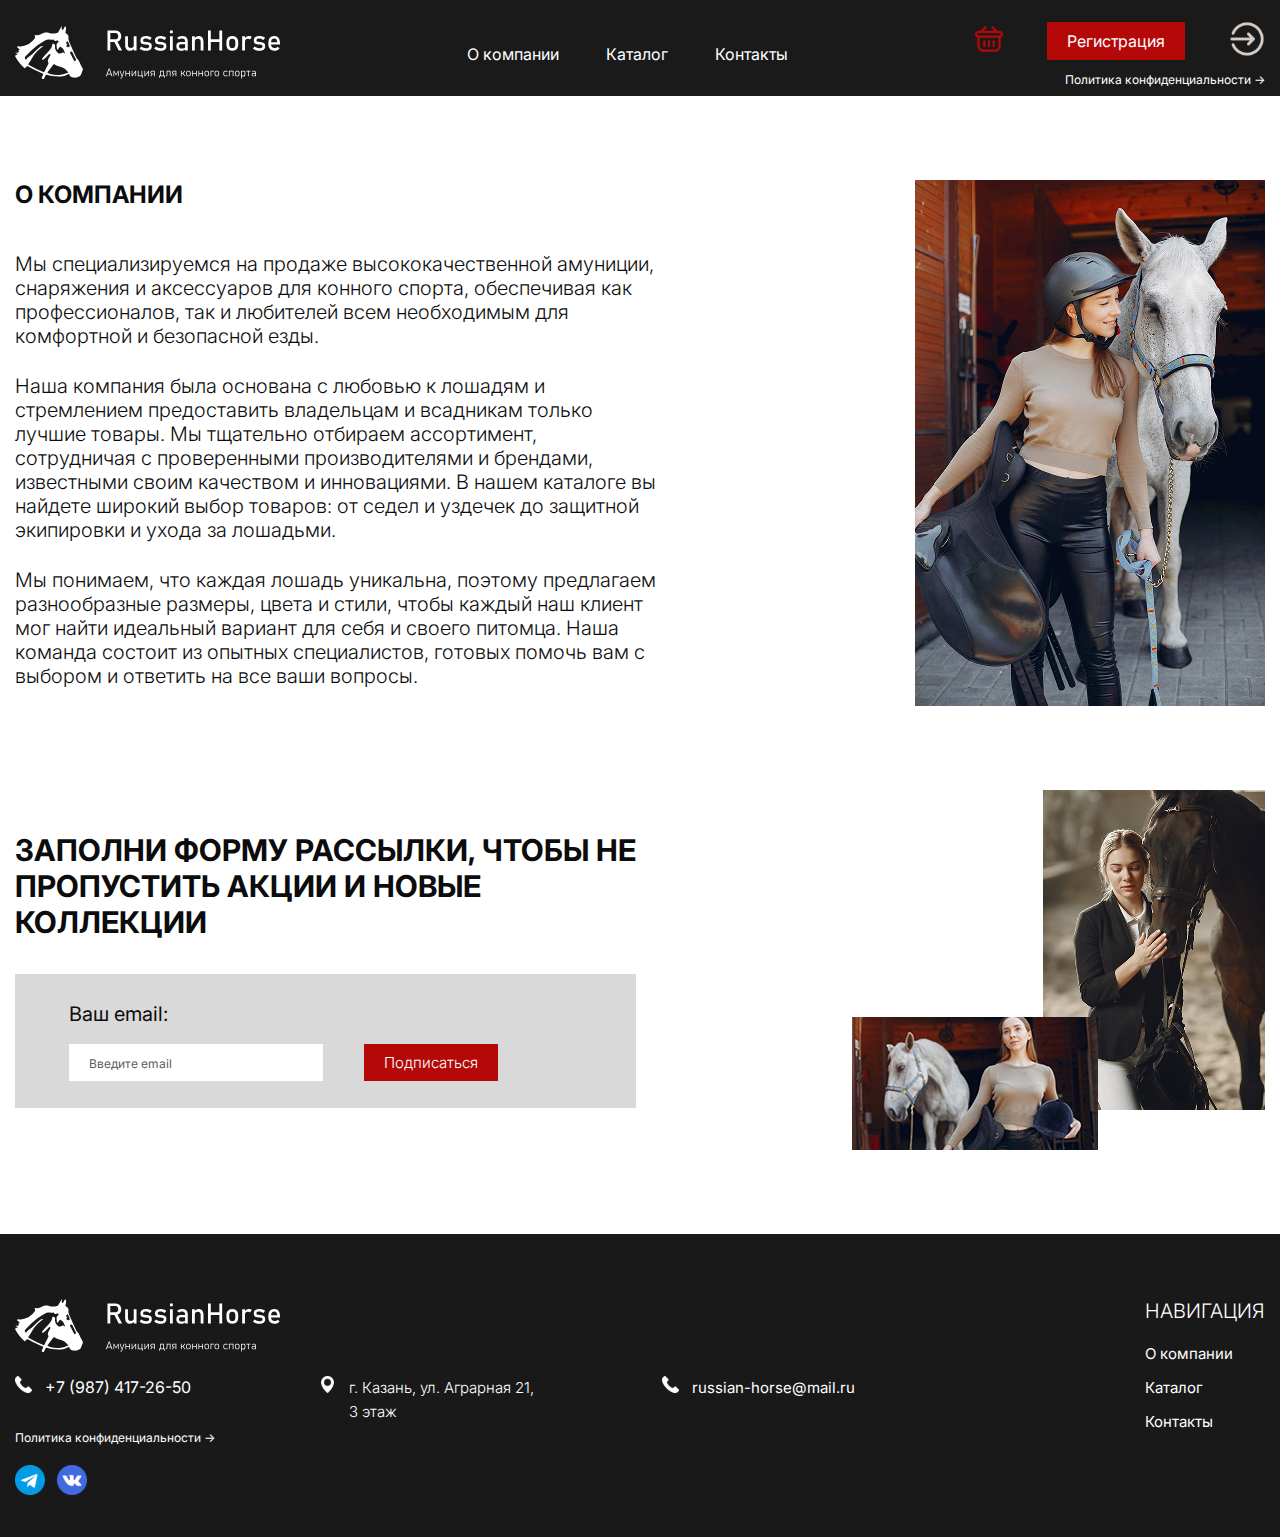
<file: pages/about.html>
<!DOCTYPE html>
<html lang="en">

<head>
    <meta charset="UTF-8">
    <meta name="viewport" content="width=device-width, initial-scale=1.0">
    <title>RussianHorse</title>
    <link rel="stylesheet" href="../assets/css/style.css">
    <link rel="shortcut icon" href="../assets/logo/logo-fav.svg" type="image/x-icon">
</head>

<body>
    <!-- header -->
    <header>
        <div class="container">
            <a href="../index.html" class="a-logo"> <img src="../assets/logo/logo.svg" alt="logo" class="logo"></a>
           
            <nav class="h-nav">
                <a href="#">О компании</a>
                <a href="catalog.html">Каталог</a>
                <a href="contact.html">Контакты</a>
            </nav>
            <div class="h-btns">
                <div class="reg-avt">
                    <a href="#" class="trash"><img src="../assets/images/header/checkout.svg" alt="корзина"></a>
                    <a href="registr.html" class="red-btn">Регистрация</a>
                    <a href="avto.html" class="avto"> <img src="../assets/images/header/icons8-вход-50.svg" alt="вход"></a>
                </div>
                <a href="conf.html" class="conf">Политика конфиденциальности → </a>
            </div>
        </div>
    </header>

    <!-- about-page -->
    <div class=" about-page container my84">
        <div class="about-txt">
            <h2>
                О КОМПАНИИ
            </h2>
            <div class="about-desc">
                <p>Мы специализируемся на продаже высококачественной амуниции, снаряжения и аксессуаров для конного
                    спорта, обеспечивая как профессионалов, так и любителей всем необходимым для комфортной и безопасной
                    езды.</p>
                <p class="about-p-center">Наша компания была основана с любовью к лошадям и стремлением предоставить владельцам и всадникам
                    только лучшие товары. Мы тщательно отбираем ассортимент, сотрудничая с проверенными производителями
                    и брендами, известными своим качеством и инновациями. В нашем каталоге вы найдете широкий выбор
                    товаров: от седел и уздечек до защитной экипировки и ухода за лошадьми.</p>
                <p>Мы понимаем, что каждая лошадь уникальна, поэтому предлагаем разнообразные размеры, цвета и стили,
                    чтобы каждый наш клиент мог найти идеальный вариант для себя и своего питомца. Наша команда состоит
                    из опытных специалистов, готовых помочь вам с выбором и ответить на все ваши вопросы.</p>
            </div>
        </div>
        <img src="../assets/images/about/conf.jpg" alt="about">
    </div>

    <!-- rass -->
    <div class="rass container my84">
        <div class="rass-txt">
            <p class="rass-name">ЗАПОЛНИ ФОРМУ РАССЫЛКИ, ЧТОБЫ НЕ <br>ПРОПУСТИТЬ АКЦИИ И НОВЫЕ <br>КОЛЛЕКЦИИ</p>
            <form>

                <label>Ваш email:</label>

                <div class="form-box">
                    <input type="text" name="emai" placeholder="Введите email">
                    <a href="#" class="red-btn btn-rass">Подписаться</a>
                </div>
            </form>
        </div>
        <img src="../assets/images/rass/ras.png" alt="ras">

    </div>

    <!-- footer -->
    <footer class="my84">
        <div class="container">
            <div class="footer-l">
                <a href="../index.html" class="a-logo"> <img src="../assets/logo/logo.svg" alt="logo" class="logo"></a>
                <div class="contacts">
                    <div class="contact">
                        <img src="../assets/images/footer/phone-call.svg" alt="contact">
                        <a href="tel:+79874172650">+7 (987) 417-26-50</a>
                    </div>

                    <div class="contact">
                        <img src="../assets/images/footer/location-pin.svg" alt="contact">
                        <p class="contact-p">г. Казань, ул. Аграрная 21,<br> 3 этаж</p>
                    </div>

                    <div class="contact">
                        <img src="../assets/images/footer/phone-call.svg" alt="contact">
                        <a href="mailto:russian-horse@mail.ru" class="contact-p">russian-horse@mail.ru</a>
                    </div>

                </div>
                <a href="conf.html" class="conf-f">Политика конфиденциальности → </a>
                <div class="socials">
                    <a href="#"><img src="../assets/images/footer/tg.svg" alt="socials"></a>
                    <a href="#"><img src="../assets/images/footer/vk.svg" alt="socials"></a>
                </div>
            </div>
            <div class="footer-nav">
                <p class="f-nav-name">
                    НАВИГАЦИЯ
                </p>
                <nav class="f-nav">
                    <a href="#">О компании</a>
                    <a href="catalog.html">Каталог</a>
                    <a href="contact.html">Контакты</a>
                </nav>
            </div>
        </div>
    </footer>
</body>

</html>
</file>
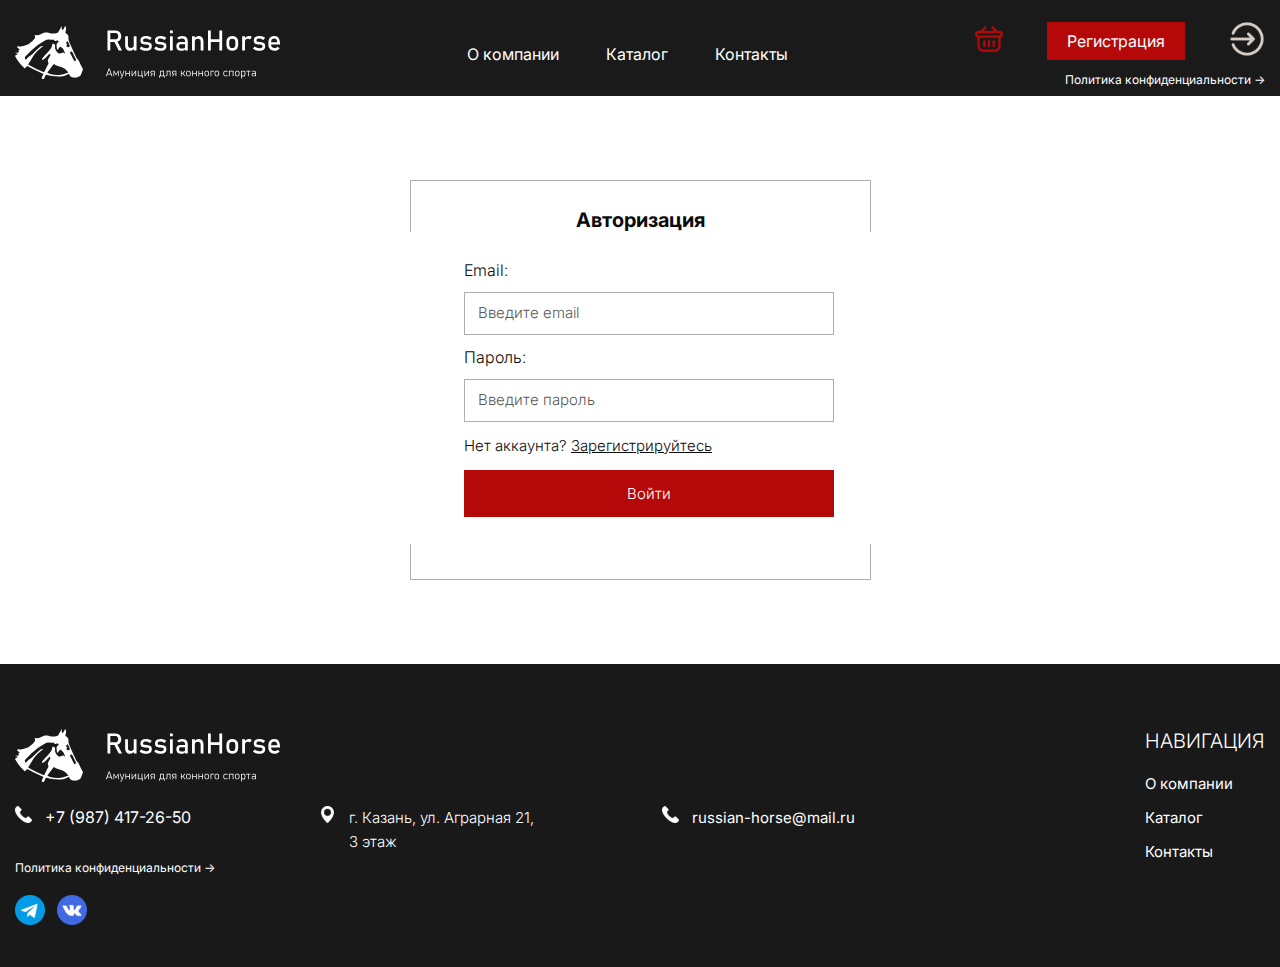
<file: pages/avto.html>
<!DOCTYPE html>
<html lang="en">

<head>
    <meta charset="UTF-8">
    <meta name="viewport" content="width=device-width, initial-scale=1.0">
    <title>RussianHorse</title>
    <link rel="stylesheet" href="../assets/css/style.css">
    <link rel="shortcut icon" href="../logo/logo-fav.svg" type="image/x-icon">
</head>

<body>
    <!-- header -->
    <header>
        <div class="container">
            <a href="../index.html" class="a-logo"> <img src="../assets/logo/logo.svg" alt="logo" class="logo"></a>

            <nav class="h-nav">
                <a href="about.html">О компании</a>
                <a href="catalog.html">Каталог</a>
                <a href="contact.html">Контакты</a>
            </nav>
            <div class="h-btns">
                <div class="reg-avt">
                    <a href="#" class="trash"><img src="../assets/images/header/checkout.svg" alt="корзина"></a>
                    <a href="registr.html" class="red-btn">Регистрация</a>
                    <a href="#" class="avto"> <img src="../assets/images/header/icons8-вход-50.svg" alt="вход"></a>
                </div>
                <a href="conf.html" class="conf">Политика конфиденциальности → </a>
            </div>
        </div>
    </header>

    <!-- avto-page -->
    <div class="registr-page container my84">
        <div class="registr avtor-page">
            <p class="reg-name">
                Авторизация
            </p>
            <form class="form-reg">

                <div class="input-box">
                    <label>Email:</label>
                    <input type="text" placeholder="Введите email">
                </div>

                <div class="input-box">
                    <label>Пароль:</label>
                    <input type="text" placeholder="Введите пароль">
                </div>

                <p class="avto">Нет аккаунта? <a href="registr.html">Зарегистрируйтесь</a></p>
                <a href="#" class="red-btn btn-reg">Войти</a>
            </form>
        </div>
    </div>

    <!-- footer -->
    <footer class="my84">
        <div class="container">
            <div class="footer-l">
                <a href="../index.html" class="a-logo"> <img src="../assets/logo/logo.svg" alt="logo" class="logo"></a>
                <div class="contacts">
                    <div class="contact">
                        <img src="../assets/images/footer/phone-call.svg" alt="contact">
                        <a href="tel:+79874172650">+7 (987) 417-26-50</a>
                    </div>

                    <div class="contact">
                        <img src="../assets/images/footer/location-pin.svg" alt="contact">
                        <p class="contact-p">г. Казань, ул. Аграрная 21,<br> 3 этаж</p>
                    </div>

                    <div class="contact">
                        <img src="../assets/images/footer/phone-call.svg" alt="contact">
                        <a href="mailto:russian-horse@mail.ru" class="contact-p">russian-horse@mail.ru</a>
                    </div>

                </div>
                <a href="conf.html" class="conf-f">Политика конфиденциальности → </a>
                <div class="socials">
                    <a href="#"><img src="../assets/images/footer/tg.svg" alt="socials"></a>
                    <a href="#"><img src="../assets/images/footer/vk.svg" alt="socials"></a>
                </div>
            </div>
            <div class="footer-nav">
                <p class="f-nav-name">
                    НАВИГАЦИЯ
                </p>
                <nav class="f-nav">
                    <a href="about.html">О компании</a>
                    <a href="catalog.html">Каталог</a>
                    <a href="contact.html">Контакты</a>
                </nav>
            </div>
        </div>
    </footer>
</body>

</html>
</file>
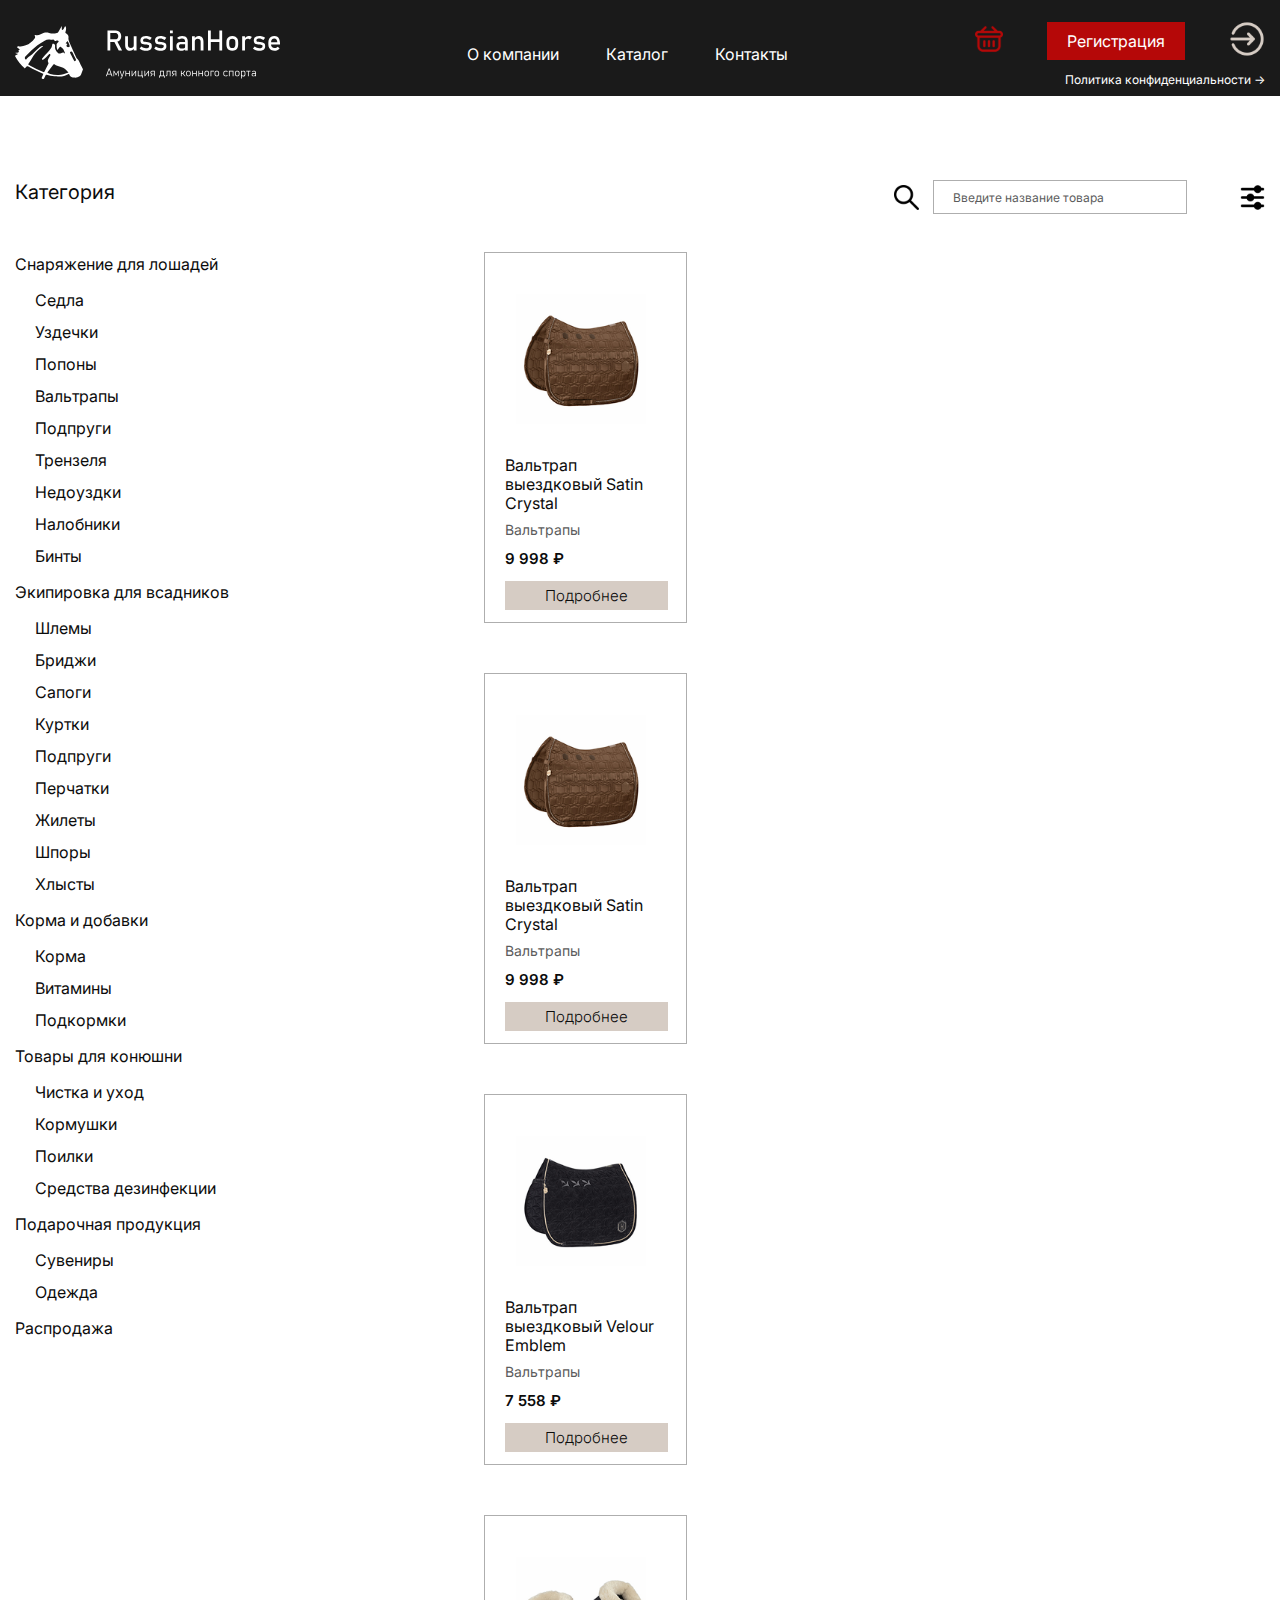
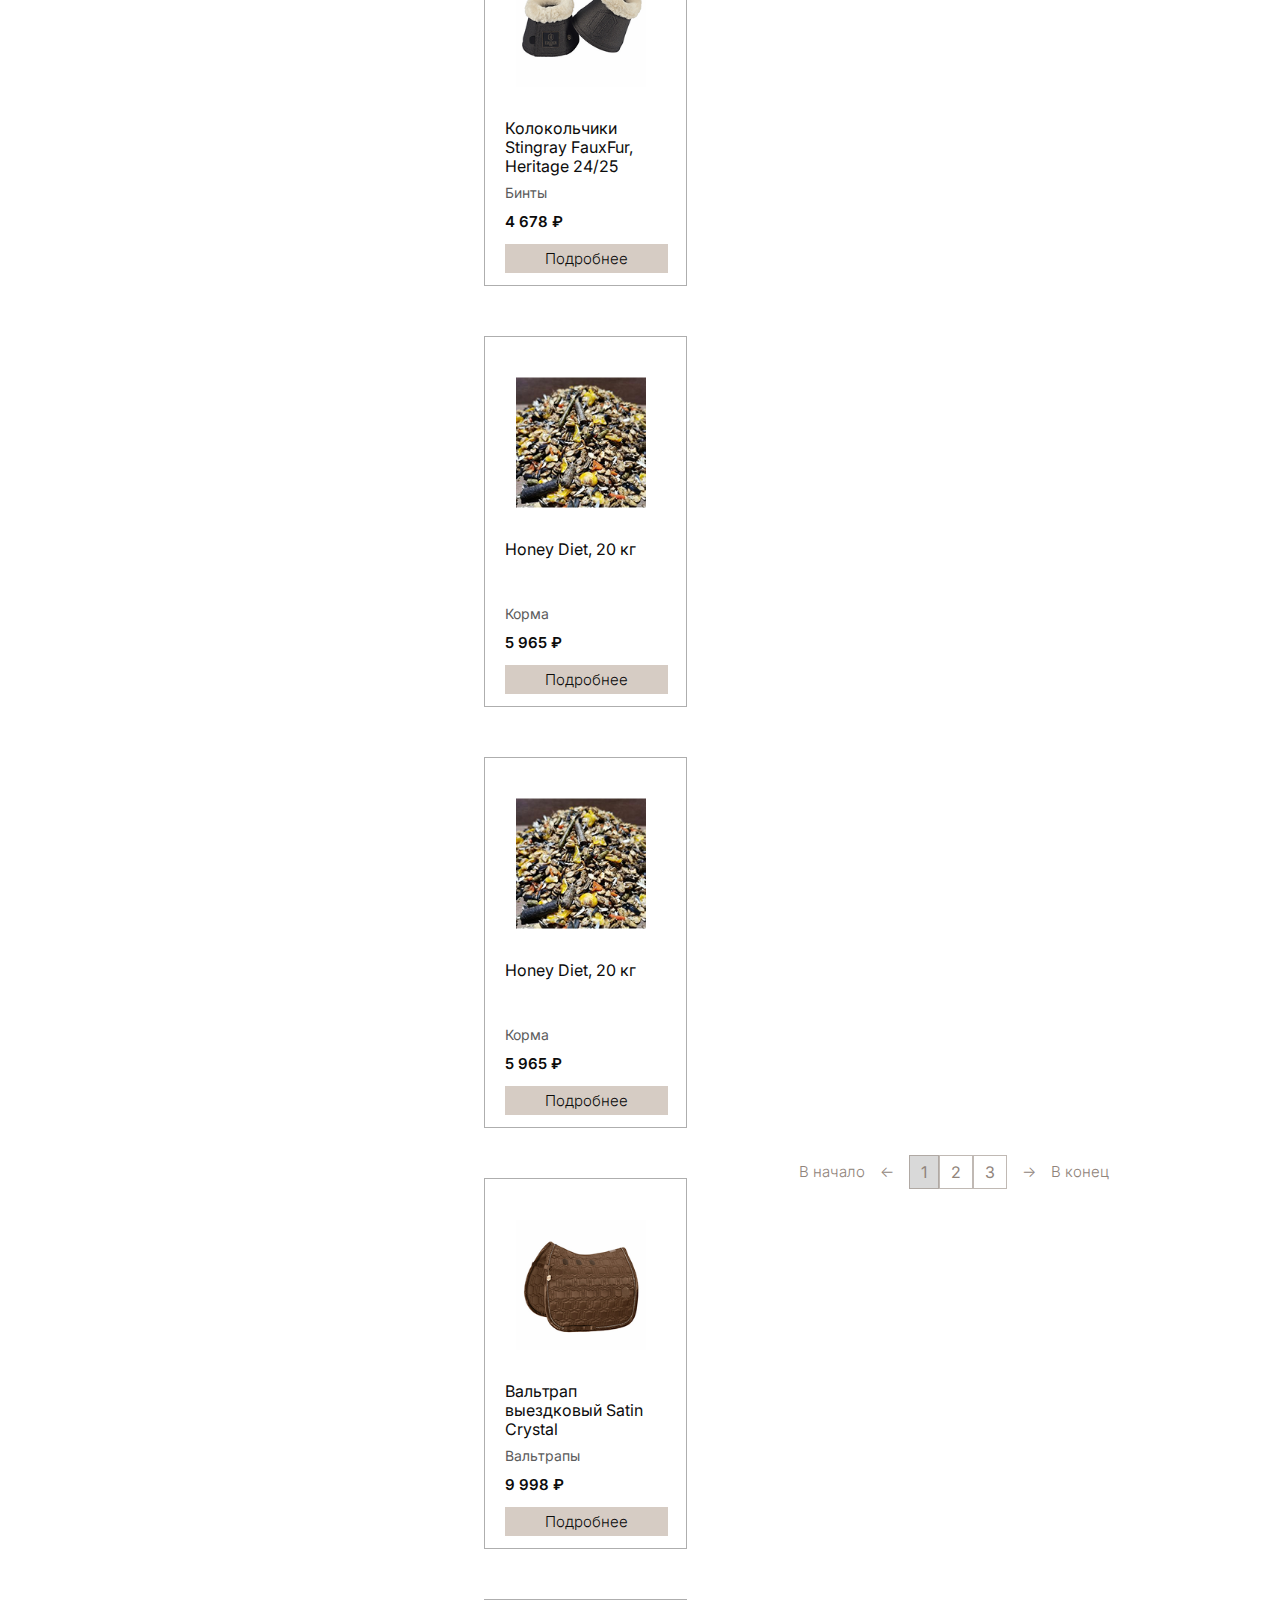
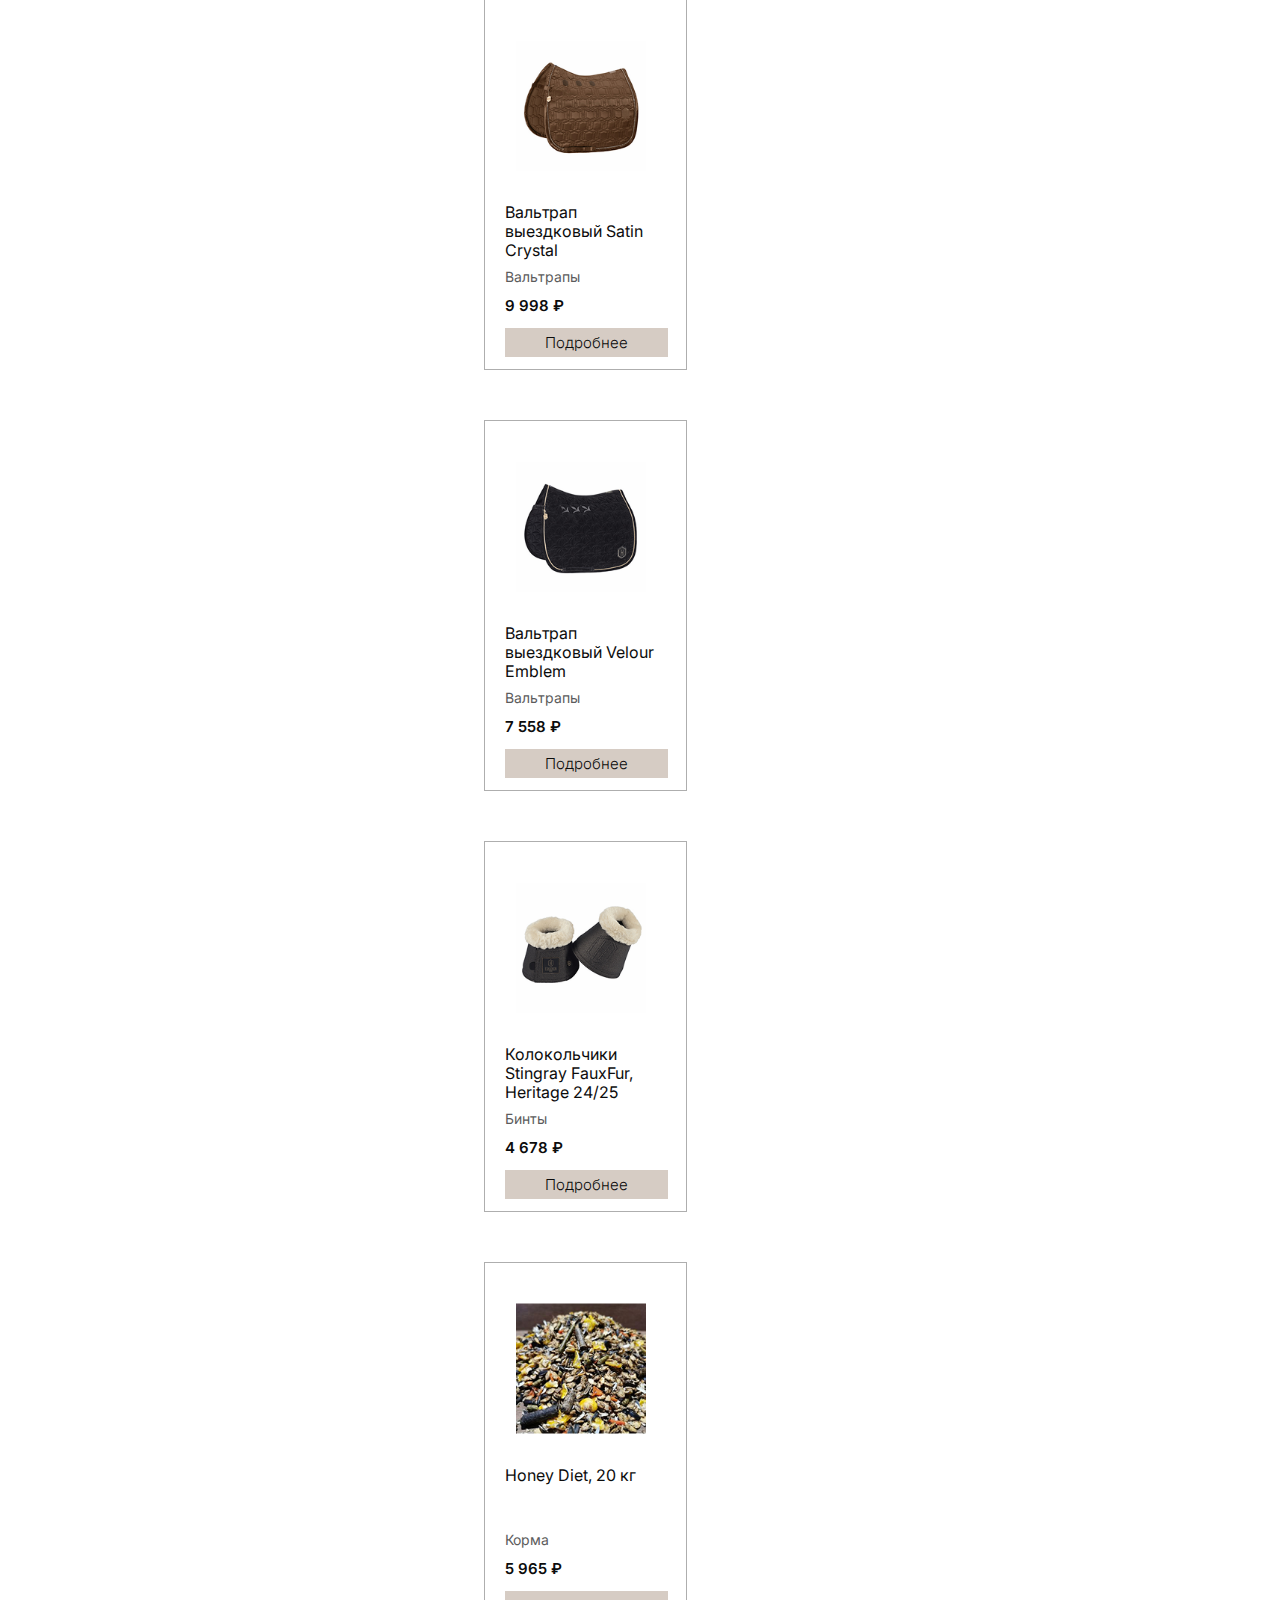
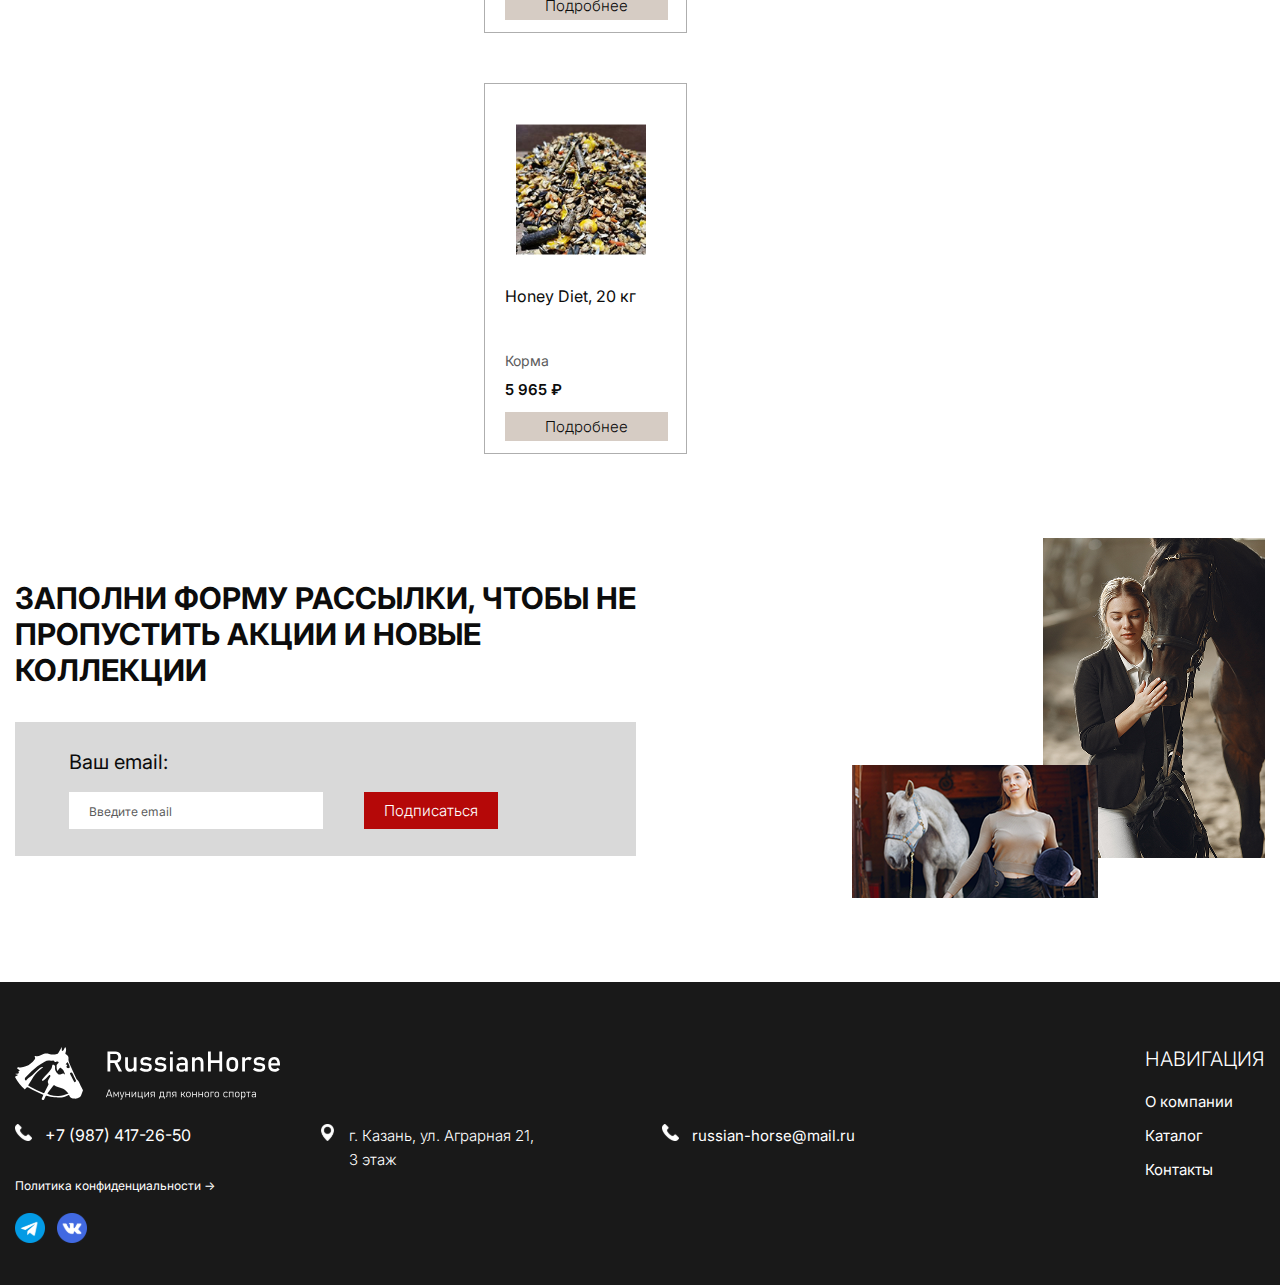
<file: pages/catalog.html>
<!DOCTYPE html>
<html lang="en">

<head>
    <meta charset="UTF-8">
    <meta name="viewport" content="width=device-width, initial-scale=1.0">
    <title>RussianHorse</title>
    <link rel="stylesheet" href="../assets/css/style.css">
    <link rel="shortcut icon" href="../assets/logo/logo-fav.svg" type="image/x-icon">
</head>

<body>
    <!-- header -->
    <header>
        <div class="container">
            <a href="../index.html" class="a-logo"> <img src="../assets/logo/logo.svg" alt="logo" class="logo"></a>

            <nav class="h-nav">
                <a href="about.html">О компании</a>
                <a href="#">Каталог</a>
                <a href="contact.html">Контакты</a>
            </nav>
            <div class="h-btns">
                <div class="reg-avt">
                    <a href="#" class="trash"><img src="../assets/images/header/checkout.svg" alt="корзина"></a>
                    <a href="registr.html" class="red-btn">Регистрация</a>
                    <a href="avto.html" class="avto"> <img src="../assets/images/header/icons8-вход-50.svg"
                            alt="вход"></a>
                </div>
                <a href="conf.html" class="conf">Политика конфиденциальности → </a>
            </div>
        </div>
    </header>

    <!-- catalog-page -->
    <div class="catalog-page container my84">
        <div class="catalog-p-zag">
            <p class="catalog-p-kateg">Категория</p>
            <div class="search-filter-box">
                <div class="search-box">
                    <img src="../assets/images/catalog/search.svg" alt="search">
                    <input type="text" placeholder="Введите название товара">
                </div>
                <img src="../assets/images/catalog/filter.svg" alt="filter" class="filter-img">
            </div>

        </div>
        <div class="catalog-box">
            <div class="cat-box-kategies">
                <div class="catalog-b-kateg">
                    <p class="cat-b-kateg-name">
                        Снаряжение для лошадей
                    </p>
                    <p class="cat-b-kateg-subname">
                        Седла
                    </p>
                    <p class="cat-b-kateg-subname">
                        Уздечки
                    </p>
                    <p class="cat-b-kateg-subname">
                        Попоны
                    </p>
                    <p class="cat-b-kateg-subname">
                        Вальтрапы
                    </p>
                    <p class="cat-b-kateg-subname">
                        Подпруги
                    </p>
                    <p class="cat-b-kateg-subname">
                        Трензеля
                    </p>
                    <p class="cat-b-kateg-subname">
                        Недоуздки
                    </p>
                    <p class="cat-b-kateg-subname">
                        Налобники
                    </p>
                    <p class="cat-b-kateg-subname">
                        Бинты
                    </p>
                </div>

                <div class="catalog-b-kateg">
                    <p class="cat-b-kateg-name">
                        Экипировка для всадников
                    </p>
                    <p class="cat-b-kateg-subname">
                        Шлемы
                    </p>
                    <p class="cat-b-kateg-subname">
                        Бриджи
                    </p>
                    <p class="cat-b-kateg-subname">
                        Сапоги
                    </p>
                    <p class="cat-b-kateg-subname">
                        Куртки
                    </p>
                    <p class="cat-b-kateg-subname">
                        Подпруги
                    </p>
                    <p class="cat-b-kateg-subname">
                        Перчатки
                    </p>
                    <p class="cat-b-kateg-subname">
                        Жилеты
                    </p>
                    <p class="cat-b-kateg-subname">
                        Шпоры
                    </p>
                    <p class="cat-b-kateg-subname">
                        Хлысты
                    </p>
                </div>

                <div class="catalog-b-kateg">
                    <p class="cat-b-kateg-name">
                        Корма и добавки
                    </p>
                    <p class="cat-b-kateg-subname">
                        Корма
                    </p>
                    <p class="cat-b-kateg-subname">
                        Витамины
                    </p>
                    <p class="cat-b-kateg-subname">
                        Подкормки
                    </p>
                </div>

                <div class="catalog-b-kateg">
                    <p class="cat-b-kateg-name">
                        Товары для конюшни
                    </p>
                    <p class="cat-b-kateg-subname">
                        Чистка и уход
                    </p>
                    <p class="cat-b-kateg-subname">
                        Кормушки
                    </p>
                    <p class="cat-b-kateg-subname">
                        Поилки
                    </p>
                    <p class="cat-b-kateg-subname">
                        Средства дезинфекции
                    </p>
                </div>

                <div class="catalog-b-kateg">
                    <p class="cat-b-kateg-name">
                        Подарочная продукция
                    </p>
                    <p class="cat-b-kateg-subname">
                        Сувениры
                    </p>
                    <p class="cat-b-kateg-subname">
                        Одежда
                    </p>
                </div>


                <div class="catalog-b-kateg">
                    <p class="cat-b-kateg-name">
                        Распродажа
                    </p>
                </div>
            </div>

            <div class="cat-box-cards-page">
                <div class="cat-cards">
                    <div class="cat-card rec-card">
                        <div class="img-box"> <img src="../assets/images/catalog/val1.png" alt="1"
                                class="img-cat-home img-cat-rec"></div>

                        <p class="cat-name-home cat-name-rec">
                            Вальтрап выездковый Satin Crystal
                        </p>
                        <p class="cat-kateg-home cat-kateg-home-reg">Вальтрапы</p>
                        <p class="cat-price-home cat-price-home-reg">9 998 ₽</p>
                        <a href="#" class="btn-white btn-cat-home btn-cat-reg">Подробнее</a>
                    </div>

                    <div class="cat-card rec-card">
                        <div class="img-box"> <img src="../assets/images/catalog/val1.png" alt="1"
                                class="img-cat-home img-cat-rec"></div>

                        <p class="cat-name-home cat-name-rec">
                            Вальтрап выездковый Satin Crystal
                        </p>
                        <p class="cat-kateg-home cat-kateg-home-reg">Вальтрапы</p>
                        <p class="cat-price-home cat-price-home-reg">9 998 ₽</p>
                        <a href="#" class="btn-white btn-cat-home btn-cat-reg">Подробнее</a>
                    </div>

                    <div class="cat-card rec-card">
                        <div class="img-box"> <img src="../assets/images/catalog/val2.png" alt="1"
                                class="img-cat-home img-cat-rec"></div>
                        <p class="cat-name-home cat-name-rec">
                            Вальтрап выездковый Velour Emblem
                        </p>
                        <p class="cat-kateg-home cat-kateg-home-reg">Вальтрапы</p>
                        <p class="cat-price-home cat-price-home-reg">7 558 ₽</p>
                        <a href="#" class="btn-white btn-cat-home btn-cat-reg">Подробнее</a>
                    </div>

                    <div class="cat-card rec-card">
                        <div class="img-box"> <img src="../assets/images/catalog/kol.png" alt="1"
                                class="img-cat-home img-cat-rec"></div>
                        <p class="cat-name-home cat-name-rec">
                            Колокольчики Stingray FauxFur, Heritage 24/25
                        </p>
                        <p class="cat-kateg-home cat-kateg-home-reg">Бинты</p>
                        <p class="cat-price-home cat-price-home-reg">4 678 ₽</p>
                        <a href="#" class="btn-white btn-cat-home btn-cat-reg">Подробнее</a>
                    </div>

                    <div class="cat-card rec-card">
                        <div class="img-box"> <img src="../assets/images/catalog/korm.png" alt="1"
                                class="img-cat-home img-cat-rec"></div>
                        <p class="cat-name-home cat-name-rec">
                            Honey Diet, 20 кг
                        </p>
                        <p class="cat-kateg-home cat-kateg-home-reg">Корма</p>
                        <p class="cat-price-home cat-price-home-reg">5 965 ₽</p>
                        <a href="#" class="btn-white btn-cat-home btn-cat-reg">Подробнее</a>
                    </div>

                    <div class="cat-card rec-card">
                        <div class="img-box"> <img src="../assets/images/catalog/korm.png" alt="1"
                                class="img-cat-home img-cat-rec"></div>
                        <p class="cat-name-home cat-name-rec">
                            Honey Diet, 20 кг
                        </p>
                        <p class="cat-kateg-home cat-kateg-home-reg">Корма</p>
                        <p class="cat-price-home cat-price-home-reg">5 965 ₽</p>
                        <a href="#" class="btn-white btn-cat-home btn-cat-reg">Подробнее</a>
                    </div>

                    <div class="cat-card rec-card">
                        <div class="img-box"> <img src="../assets/images/catalog/val1.png" alt="1"
                                class="img-cat-home img-cat-rec"></div>

                        <p class="cat-name-home cat-name-rec">
                            Вальтрап выездковый Satin Crystal
                        </p>
                        <p class="cat-kateg-home cat-kateg-home-reg">Вальтрапы</p>
                        <p class="cat-price-home cat-price-home-reg">9 998 ₽</p>
                        <a href="#" class="btn-white btn-cat-home btn-cat-reg">Подробнее</a>
                    </div>

                    <div class="cat-card rec-card">
                        <div class="img-box"> <img src="../assets/images/catalog/val1.png" alt="1"
                                class="img-cat-home img-cat-rec"></div>

                        <p class="cat-name-home cat-name-rec">
                            Вальтрап выездковый Satin Crystal
                        </p>
                        <p class="cat-kateg-home cat-kateg-home-reg">Вальтрапы</p>
                        <p class="cat-price-home cat-price-home-reg">9 998 ₽</p>
                        <a href="#" class="btn-white btn-cat-home btn-cat-reg">Подробнее</a>
                    </div>

                    <div class="cat-card rec-card">
                        <div class="img-box"> <img src="../assets/images/catalog/val2.png" alt="1"
                                class="img-cat-home img-cat-rec"></div>
                        <p class="cat-name-home cat-name-rec">
                            Вальтрап выездковый Velour Emblem
                        </p>
                        <p class="cat-kateg-home cat-kateg-home-reg">Вальтрапы</p>
                        <p class="cat-price-home cat-price-home-reg">7 558 ₽</p>
                        <a href="#" class="btn-white btn-cat-home btn-cat-reg">Подробнее</a>
                    </div>

                    <div class="cat-card rec-card">
                        <div class="img-box"> <img src="../assets/images/catalog/kol.png" alt="1"
                                class="img-cat-home img-cat-rec"></div>
                        <p class="cat-name-home cat-name-rec">
                            Колокольчики Stingray FauxFur, Heritage 24/25
                        </p>
                        <p class="cat-kateg-home cat-kateg-home-reg">Бинты</p>
                        <p class="cat-price-home cat-price-home-reg">4 678 ₽</p>
                        <a href="#" class="btn-white btn-cat-home btn-cat-reg">Подробнее</a>
                    </div>

                    <div class="cat-card rec-card">
                        <div class="img-box"> <img src="../assets/images/catalog/korm.png" alt="1"
                                class="img-cat-home img-cat-rec"></div>
                        <p class="cat-name-home cat-name-rec">
                            Honey Diet, 20 кг
                        </p>
                        <p class="cat-kateg-home cat-kateg-home-reg">Корма</p>
                        <p class="cat-price-home cat-price-home-reg">5 965 ₽</p>
                        <a href="#" class="btn-white btn-cat-home btn-cat-reg">Подробнее</a>
                    </div>

                    <div class="cat-card rec-card">
                        <div class="img-box"> <img src="../assets/images/catalog/korm.png" alt="1"
                                class="img-cat-home img-cat-rec"></div>
                        <p class="cat-name-home cat-name-rec">
                            Honey Diet, 20 кг
                        </p>
                        <p class="cat-kateg-home cat-kateg-home-reg">Корма</p>
                        <p class="cat-price-home cat-price-home-reg">5 965 ₽</p>
                        <a href="#" class="btn-white btn-cat-home btn-cat-reg">Подробнее</a>
                    </div>

                </div>


                <div class="pagin-box pagin-box-cat">
                    <p class="start-end">В начало</p>
                    <p class="strel">←</p>
                    <div class="num-box">
                        <div class="num num-active">1</div>
                        <div class="num">2</div>
                        <div class="num">3</div>
                    </div>
                    <p class="strel">→</p>
                    <p class="start-end">В конец</p>
                </div>
            </div>
        </div>
    </div>

    <!-- rass -->
    <div class="rass container my84">
        <div class="rass-txt">
            <p class="rass-name">ЗАПОЛНИ ФОРМУ РАССЫЛКИ, ЧТОБЫ НЕ <br>ПРОПУСТИТЬ АКЦИИ И НОВЫЕ <br>КОЛЛЕКЦИИ</p>
            <form>

                <label>Ваш email:</label>

                <div class="form-box">
                    <input type="text" name="emai" placeholder="Введите email">
                    <a href="#" class="red-btn btn-rass">Подписаться</a>
                </div>
            </form>
        </div>
        <img src="../assets/images/rass/ras.png" alt="ras">

    </div>

    <!-- footer -->
    <footer class="my84">
        <div class="container">
            <div class="footer-l">
                <a href="../index.html" class="a-logo"> <img src="../assets/logo/logo.svg" alt="logo" class="logo"></a>
                <div class="contacts">
                    <div class="contact">
                        <img src="../assets/images/footer/phone-call.svg" alt="contact">
                        <a href="tel:+79874172650">+7 (987) 417-26-50</a>
                    </div>

                    <div class="contact">
                        <img src="../assets/images/footer/location-pin.svg" alt="contact">
                        <p class="contact-p">г. Казань, ул. Аграрная 21,<br> 3 этаж</p>
                    </div>

                    <div class="contact">
                        <img src="../assets/images/footer/phone-call.svg" alt="contact">
                        <a href="mailto:russian-horse@mail.ru" class="contact-p">russian-horse@mail.ru</a>
                    </div>

                </div>
                <a href="conf.html" class="conf-f">Политика конфиденциальности → </a>
                <div class="socials">
                    <a href="#"><img src="../assets/images/footer/tg.svg" alt="socials"></a>
                    <a href="#"><img src="../assets/images/footer/vk.svg" alt="socials"></a>
                </div>
            </div>
            <div class="footer-nav">
                <p class="f-nav-name">
                    НАВИГАЦИЯ
                </p>
                <nav class="f-nav">
                    <a href="about.html">О компании</a>
                    <a href="#">Каталог</a>
                    <a href="contact.html">Контакты</a>
                </nav>
            </div>
        </div>
    </footer>
</body>

</html>
</file>
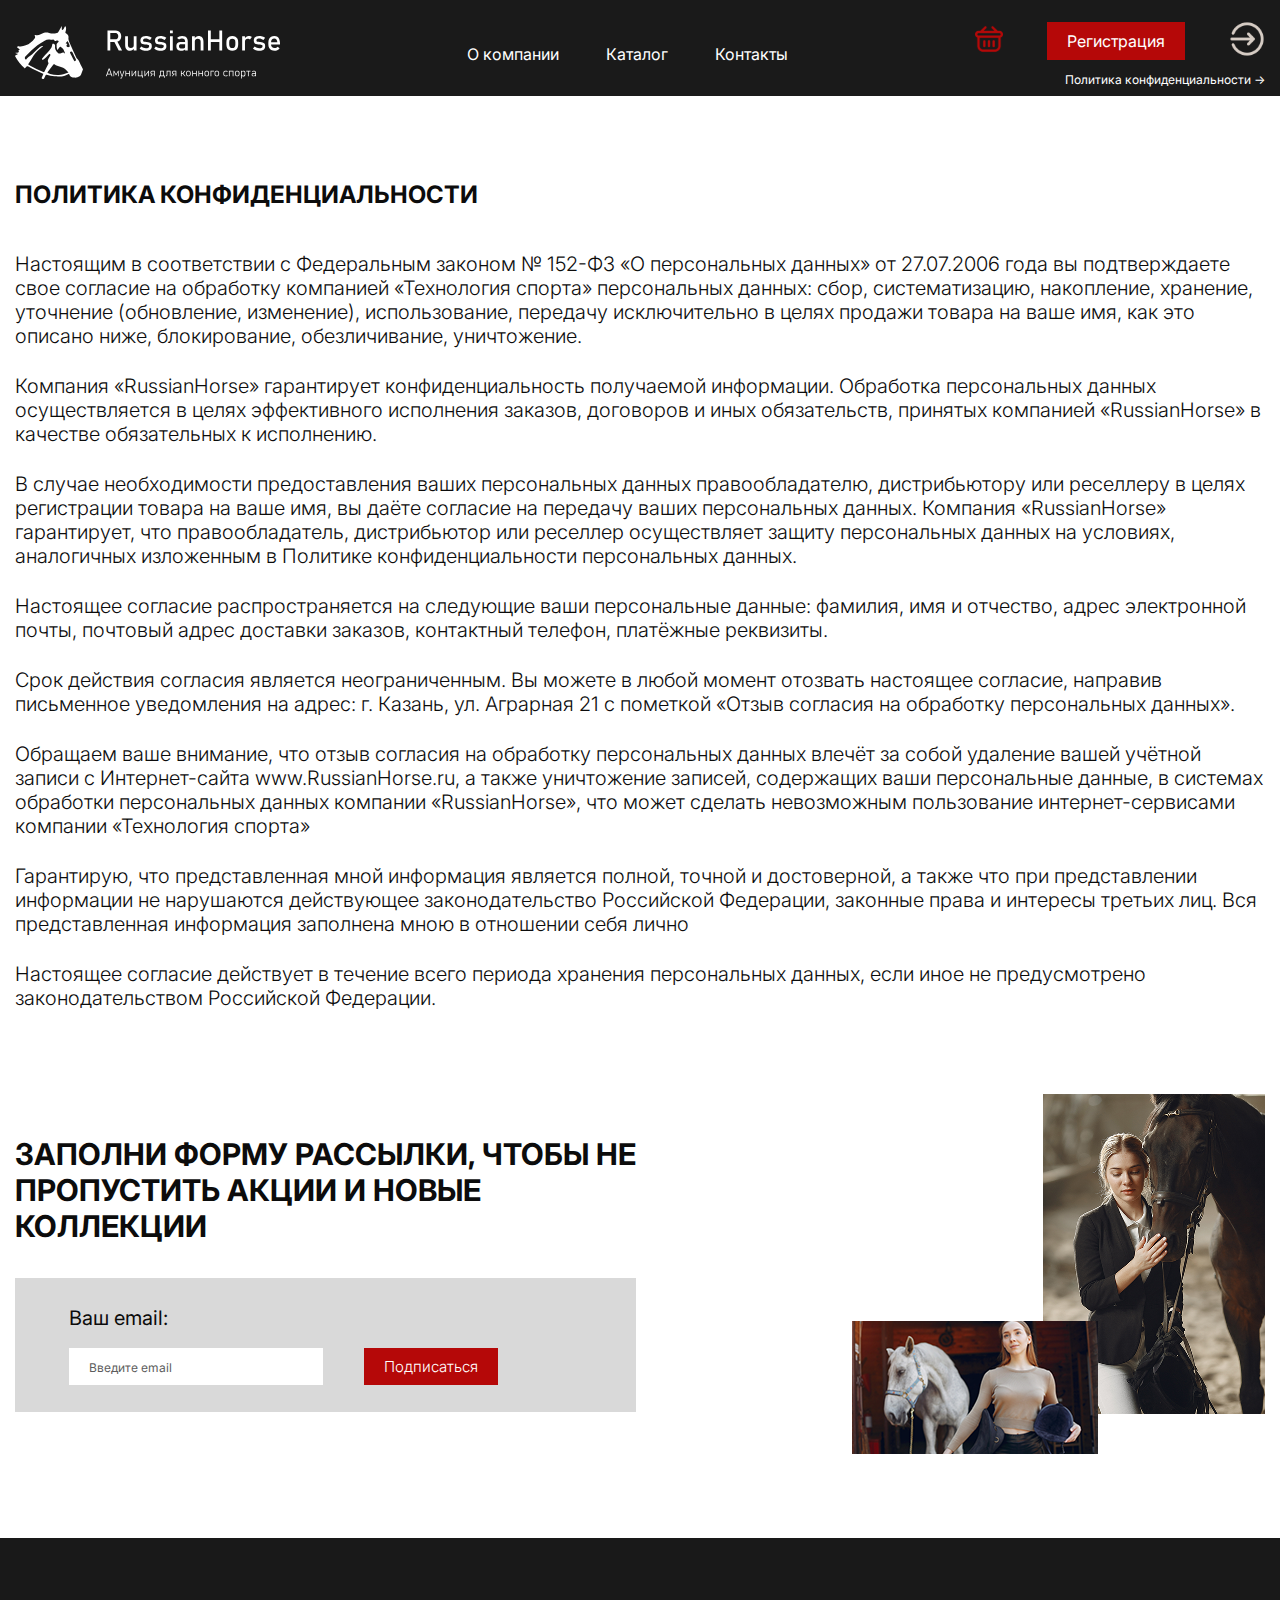
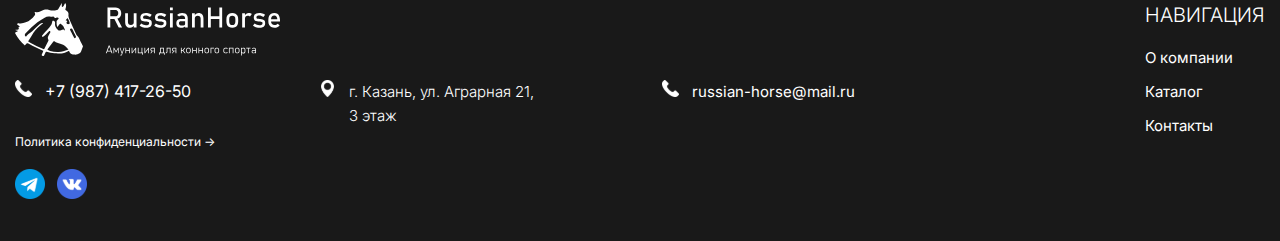
<file: pages/conf.html>
<!DOCTYPE html>
<html lang="en">

<head>
    <meta charset="UTF-8">
    <meta name="viewport" content="width=device-width, initial-scale=1.0">
    <title>RussianHorse</title>
    <link rel="stylesheet" href="../assets/css/style.css">
    <link rel="shortcut icon" href="../assets/logo/logo-fav.svg" type="image/x-icon">
</head>

<body>
    <!-- header -->
    <header>
        <div class="container">
            <a href="../index.html" class="a-logo"> <img src="../assets/logo/logo.svg" alt="logo" class="logo"></a>

            <nav class="h-nav">
                <a href="about.html">О компании</a>
                <a href="catalog.html">Каталог</a>
                <a href="contact.html">Контакты</a>
            </nav>
            <div class="h-btns">
                <div class="reg-avt">
                    <a href="#" class="trash"><img src="../assets/images/header/checkout.svg" alt="корзина"></a>
                    <a href="registr.html" class="red-btn">Регистрация</a>
                    <a href="avto.html" class="avto"> <img src="../assets/images/header/icons8-вход-50.svg" alt="вход"></a>
                </div>
                <a href="#" class="conf">Политика конфиденциальности → </a>
            </div>
        </div>
    </header>

    <!-- conf-page -->
    <div class="conf-page my84 container">
        <h2>ПОЛИТИКА КОНФИДЕНЦИАЛЬНОСТИ</h2>
        <div class="conf-txt">
            <p>Настоящим в соответствии с Федеральным законом № 152-ФЗ «О персональных данных» от 27.07.2006 года вы
                подтверждаете свое согласие на обработку компанией «Технология спорта» персональных данных: сбор,
                систематизацию, накопление, хранение, уточнение (обновление, изменение), использование, передачу
                исключительно в целях продажи товара на ваше имя, как это описано ниже, блокирование, обезличивание,
                уничтожение. </p>
            <p>Компания «RussianHorse» гарантирует конфиденциальность получаемой информации. Обработка персональных
                данных осуществляется в целях эффективного исполнения заказов, договоров и иных обязательств, принятых
                компанией «RussianHorse» в качестве обязательных к исполнению. </p>
            <p>
                В случае необходимости предоставления ваших персональных данных правообладателю, дистрибьютору или
                реселлеру в целях регистрации товара на ваше имя, вы даёте согласие на передачу ваших персональных
                данных. Компания «RussianHorse» гарантирует, что правообладатель, дистрибьютор или реселлер осуществляет
                защиту персональных данных на условиях, аналогичных изложенным в Политике конфиденциальности
                персональных данных. 
            </p>
            <p>Настоящее согласие распространяется на следующие ваши персональные данные: фамилия, имя и отчество, адрес
                электронной почты, почтовый адрес доставки заказов, контактный телефон, платёжные реквизиты. </p>
            <p>Срок действия согласия является неограниченным. Вы можете в любой момент отозвать настоящее согласие,
                направив письменное уведомления на адрес: г. Казань, ул. Аграрная 21 с пометкой «Отзыв согласия на
                обработку персональных данных». </p>
            <p>Обращаем ваше внимание, что отзыв согласия на обработку персональных данных влечёт за собой удаление
                вашей учётной записи с Интернет-сайта <a href="#">www.RussianHorse.ru</a>, а также уничтожение записей, содержащих ваши
                персональные данные, в системах обработки персональных данных компании «RussianHorse», что может сделать
                невозможным пользование интернет-сервисами компании «Технология спорта»</p>
            <p>Гарантирую, что представленная мной информация является полной, точной и достоверной, а также что при
                представлении информации не нарушаются действующее законодательство Российской Федерации, законные права
                и интересы третьих лиц. Вся представленная информация заполнена мною в отношении себя лично</p>
            <p>Настоящее согласие действует в течение всего периода хранения персональных данных, если иное не
                предусмотрено законодательством Российской Федерации.</p>
        </div>
    </div>

    <!-- rass -->
    <div class="rass container my84">
        <div class="rass-txt">
            <p class="rass-name">ЗАПОЛНИ ФОРМУ РАССЫЛКИ, ЧТОБЫ НЕ <br>ПРОПУСТИТЬ АКЦИИ И НОВЫЕ <br>КОЛЛЕКЦИИ</p>
            <form>

                <label>Ваш email:</label>

                <div class="form-box">
                    <input type="text" name="emai" placeholder="Введите email">
                    <a href="#" class="red-btn btn-rass">Подписаться</a>
                </div>
            </form>
        </div>
        <img src="../assets/images/rass/ras.png" alt="ras">

    </div>

    <!-- footer -->
    <footer class="my84">
        <div class="container">
            <div class="footer-l">
                <a href="../index.html" class="a-logo"> <img src="../assets/logo/logo.svg" alt="logo" class="logo"></a>
                <div class="contacts">
                    <div class="contact">
                        <img src="../assets/images/footer/phone-call.svg" alt="contact">
                        <a href="tel:+79874172650">+7 (987) 417-26-50</a>
                    </div>

                    <div class="contact">
                        <img src="../assets/images/footer/location-pin.svg" alt="contact">
                        <p class="contact-p">г. Казань, ул. Аграрная 21,<br> 3 этаж</p>
                    </div>

                    <div class="contact">
                        <img src="../assets/images/footer/phone-call.svg" alt="contact">
                        <a href="mailto:russian-horse@mail.ru" class="contact-p">russian-horse@mail.ru</a>
                    </div>

                </div>
                <a href="#" class="conf-f">Политика конфиденциальности → </a>
                <div class="socials">
                    <a href="#"><img src="../assets/images/footer/tg.svg" alt="socials"></a>
                    <a href="#"><img src="../assets/images/footer/vk.svg" alt="socials"></a>
                </div>
            </div>
            <div class="footer-nav">
                <p class="f-nav-name">
                    НАВИГАЦИЯ
                </p>
                <nav class="f-nav">
                    <a href="about.html">О компании</a>
                    <a href="catalog.html">Каталог</a>
                    <a href="contact.html">Контакты</a>
                </nav>
            </div>
        </div>
    </footer>
</body>

</html>
</file>
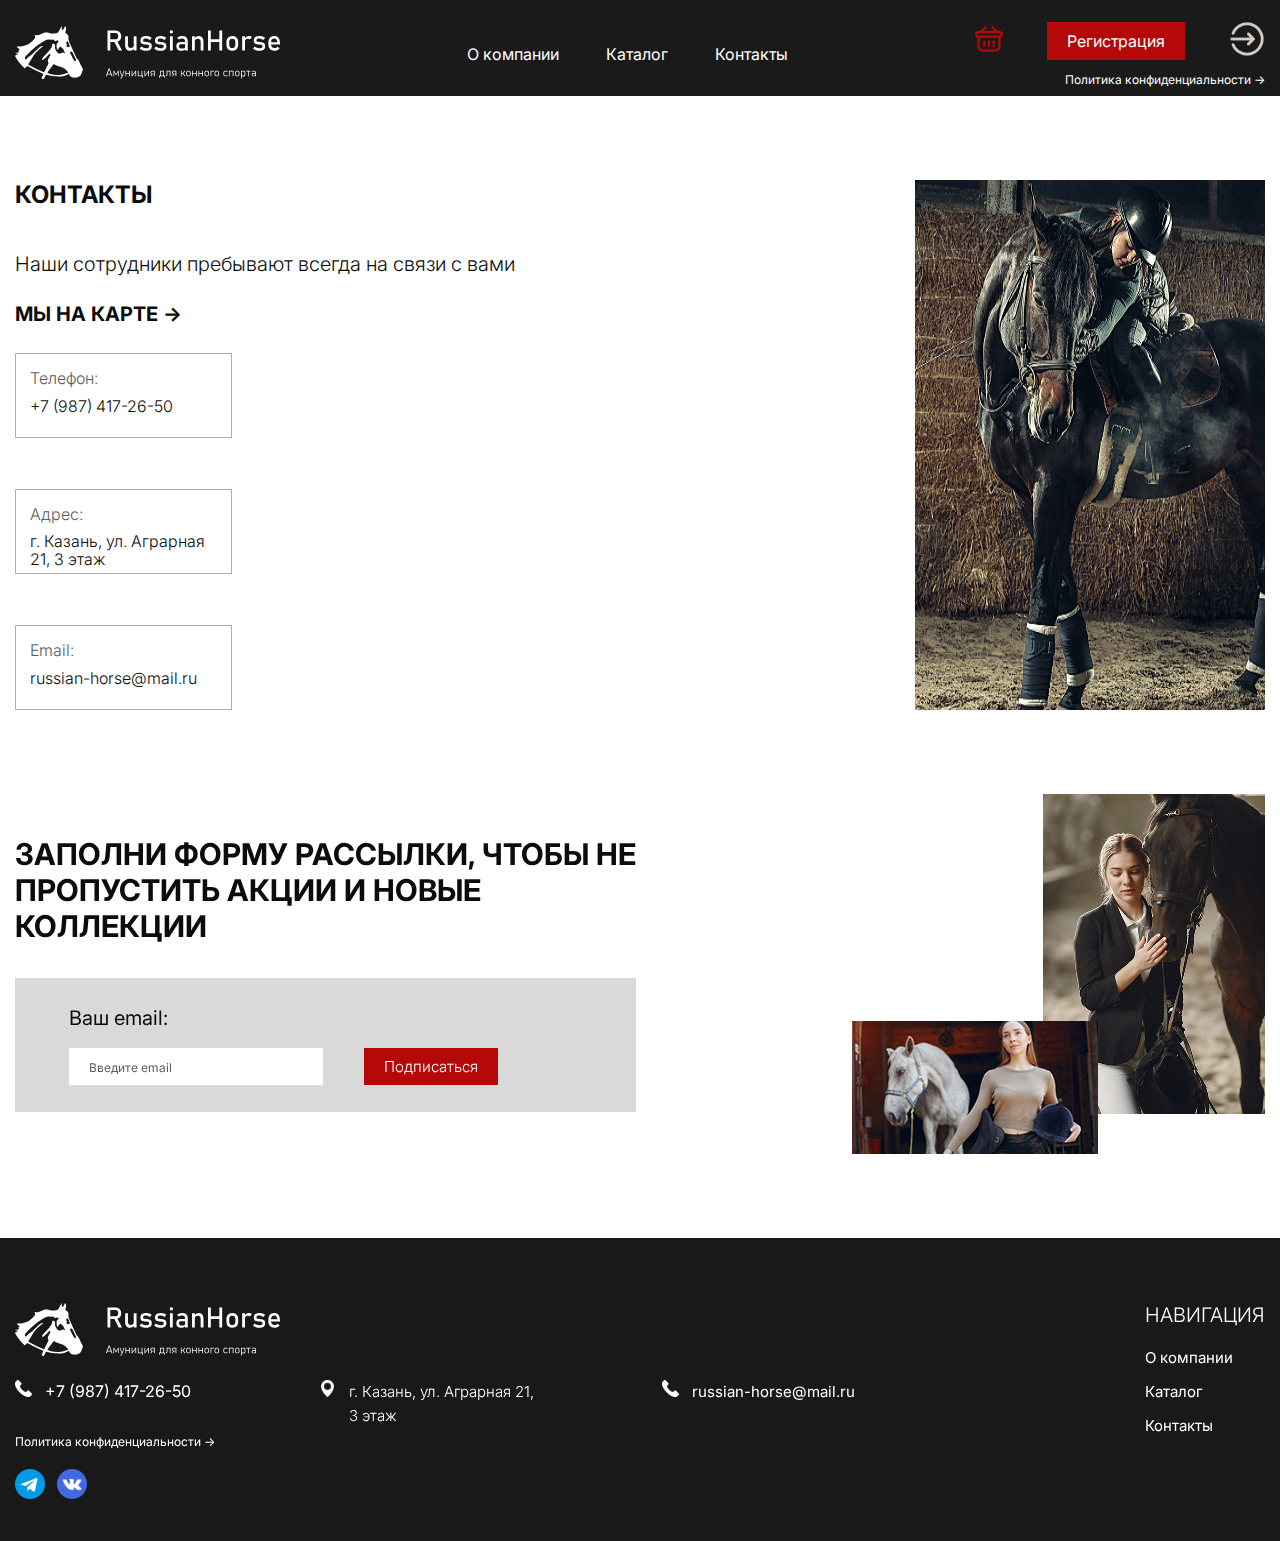
<file: pages/contact.html>
<!DOCTYPE html>
<html lang="en">

<head>
    <meta charset="UTF-8">
    <meta name="viewport" content="width=device-width, initial-scale=1.0">
    <title>RussianHorse</title>
    <link rel="stylesheet" href="../assets/css/style.css">
    <link rel="shortcut icon" href="../assets/logo/logo-fav.svg" type="image/x-icon">
</head>

<body>
    <!-- header -->
    <header>
        <div class="container">
            <a href="../index.html" class="a-logo"> <img src="../assets/logo/logo.svg" alt="logo" class="logo"></a>

            <nav class="h-nav">
                <a href="about.html">О компании</a>
                <a href="catalog.html">Каталог</a>
                <a href="#">Контакты</a>
            </nav>
            <div class="h-btns">
                <div class="reg-avt">
                    <a href="#" class="trash"><img src="../assets/images/header/checkout.svg" alt="корзина"></a>
                    <a href="registr.html" class="red-btn">Регистрация</a>
                    <a href="avto.html" class="avto"> <img src="../assets/images/header/icons8-вход-50.svg" alt="вход"></a>
                </div>
                <a href="conf.html" class="conf">Политика конфиденциальности → </a>
            </div>
        </div>
    </header>

    <!-- contact-page -->
    <div class="contact-page container my84">
        <div class="contact-txt">
            <h2>КОНТАКТЫ</h2>
            <p class="contact-desc">Наши сотрудники пребывают всегда на связи с вами</p>
            <div class="contact-img-box">
                <div class="contact-contacts">
                    <div class="cc-txt">
                        <p class="cc-desc">МЫ НА КАРТЕ →</p>
                        <div class="cc-gap">
                            <div class="cc-box">
                                <p class="cc-box-name">Телефон:</p>
                                <a href="tel:+79874172650" class="cc-p">+7 (987) 417-26-50</a>
                            </div>

                            <div class="cc-box">
                                <p class="cc-box-name">Адрес:</p>
                                <p class="cc-p">г. Казань, ул. Аграрная 21, 3 этаж</p>
                            </div>

                            <div class="cc-box">
                                <p class="cc-box-name">Email:</p>
                                <a href="mailto:russian-horse@mail.ru" class="cc-p">russian-horse@mail.ru</a>
                            </div>
                        </div>

                    </div>

                    <iframe
                        src="https://www.google.com/maps/embed?pb=!1m14!1m12!1m3!1d8970.066185671812!2d49.18360720157464!3d55.80163230468346!2m3!1f0!2f0!3f0!3m2!1i1024!2i768!4f13.1!5e0!3m2!1sru!2sru!4v1738840994887!5m2!1sru!2sru"
                        width="527" height="408" style="border:0;" allowfullscreen="" loading="lazy"
                        referrerpolicy="no-referrer-when-downgrade"></iframe>
                </div>
            </div>
        </div>
        <img src="../assets/images/contact/cont.jpg" alt="cont">
    </div>

    <!-- rass -->
    <div class="rass container my84">
        <div class="rass-txt">
            <p class="rass-name">ЗАПОЛНИ ФОРМУ РАССЫЛКИ, ЧТОБЫ НЕ <br>ПРОПУСТИТЬ АКЦИИ И НОВЫЕ <br>КОЛЛЕКЦИИ</p>
            <form>

                <label>Ваш email:</label>

                <div class="form-box">
                    <input type="text" name="emai" placeholder="Введите email">
                    <a href="#" class="red-btn btn-rass">Подписаться</a>
                </div>
            </form>
        </div>
        <img src="../assets/images/rass/ras.png" alt="ras">

    </div>

    <!-- footer -->
    <footer class="my84">
        <div class="container">
            <div class="footer-l">
                <a href="../index.html" class="a-logo"> <img src="../assets/logo/logo.svg" alt="logo" class="logo"></a>
                <div class="contacts">
                    <div class="contact">
                        <img src="../assets/images/footer/phone-call.svg" alt="contact">
                        <a href="tel:+79874172650">+7 (987) 417-26-50</a>
                    </div>

                    <div class="contact">
                        <img src="../assets/images/footer/location-pin.svg" alt="contact">
                        <p class="contact-p">г. Казань, ул. Аграрная 21,<br> 3 этаж</p>
                    </div>

                    <div class="contact">
                        <img src="../assets/images/footer/phone-call.svg" alt="contact">
                        <a href="mailto:russian-horse@mail.ru" class="contact-p">russian-horse@mail.ru</a>
                    </div>

                </div>
                <a href="conf.html" class="conf-f">Политика конфиденциальности → </a>
                <div class="socials">
                    <a href="#"><img src="../assets/images/footer/tg.svg" alt="socials"></a>
                    <a href="#"><img src="../assets/images/footer/vk.svg" alt="socials"></a>
                </div>
            </div>
            <div class="footer-nav">
                <p class="f-nav-name">
                    НАВИГАЦИЯ
                </p>
                <nav class="f-nav">
                    <a href="about.html">О компании</a>
                    <a href="catalog.html">Каталог</a>
                    <a href="#">Контакты</a>
                </nav>
            </div>
        </div>
    </footer>
</body>

</html>
</file>
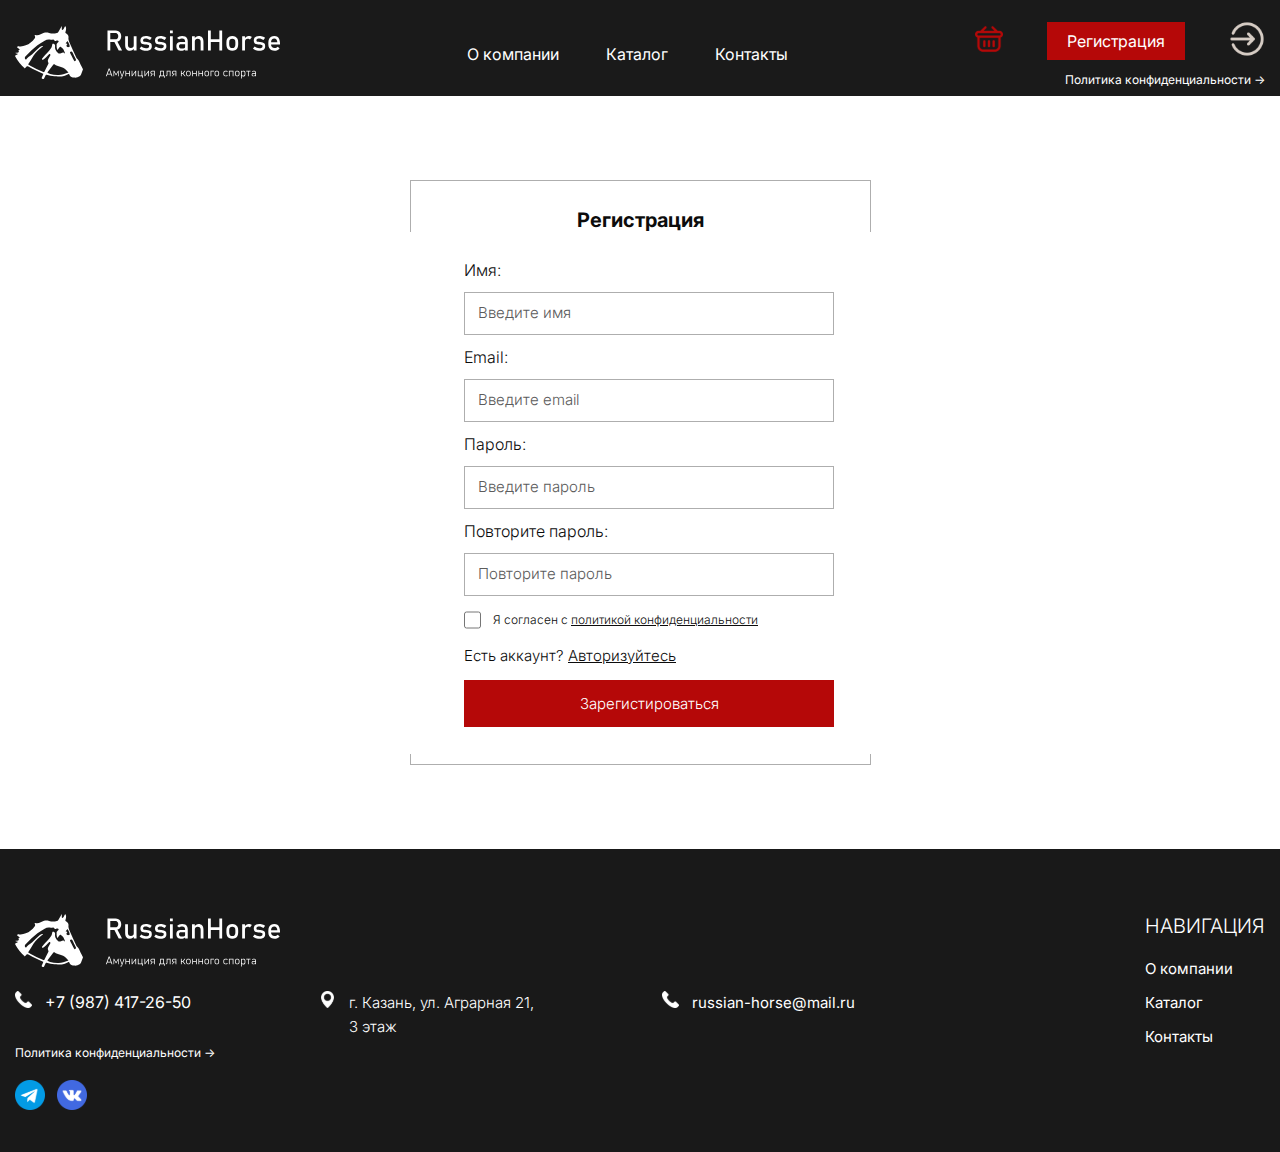
<file: pages/registr.html>
<!DOCTYPE html>
<html lang="en">

<head>
    <meta charset="UTF-8">
    <meta name="viewport" content="width=device-width, initial-scale=1.0">
    <title>RussianHorse</title>
    <link rel="stylesheet" href="../assets/css/style.css">
    <link rel="shortcut icon" href="../assets/logo/logo-fav.svg" type="image/x-icon">
</head>

<body>
    <!-- header -->
    <header>
        <div class="container">
            <a href="../index.html" class="a-logo"> <img src="../assets/logo/logo.svg" alt="logo" class="logo"></a>

            <nav class="h-nav">
                <a href="about.html">О компании</a>
                <a href="catalog.html">Каталог</a>
                <a href="contact.html">Контакты</a>
            </nav>
            <div class="h-btns">
                <div class="reg-avt">
                    <a href="#" class="trash"><img src="../assets/images/header/checkout.svg" alt="корзина"></a>
                    <a href="#" class="red-btn">Регистрация</a>
                    <a href="avto.html" class="avto"> <img src="../assets/images/header/icons8-вход-50.svg" alt="вход"></a>
                </div>
                <a href="conf.html" class="conf">Политика конфиденциальности → </a>
            </div>
        </div>
    </header>

    <!-- registr-page -->
    <div class="registr-page container my84">
        <div class="registr">
            <p class="reg-name">
                Регистрация
            </p>
            <form class="form-reg">
                <div class="input-box">
                    <label>Имя:</label>
                    <input type="text" placeholder="Введите имя">
                </div>

                <div class="input-box">
                    <label>Email:</label>
                    <input type="text" placeholder="Введите email">
                </div>

                <div class="input-box">
                    <label>Пароль:</label>
                    <input type="text" placeholder="Введите пароль">
                </div>

                <div class="input-box">
                    <label>Повторите пароль:</label>
                    <input type="text" placeholder="Повторите пароль">
                </div>

                <div class="check-box">
                    <input type="checkbox">
                    <p class="check">Я согласен с <a href="conf.html">политикой конфиденциальности</a></p>
                </div>

                <p class="avto">Есть аккаунт? <a href="avto.html">Авторизуйтесь</a></p>
                <a href="#" class="red-btn btn-reg">Зарегистироваться</a>
            </form>
        </div>
    </div>

    <!-- footer -->
    <footer class="my84">
        <div class="container">
            <div class="footer-l">
                <a href="../index.html" class="a-logo"> <img src="../assets/logo/logo.svg" alt="logo" class="logo"></a>
                <div class="contacts">
                    <div class="contact">
                        <img src="../assets/images/footer/phone-call.svg" alt="contact">
                        <a href="tel:+79874172650">+7 (987) 417-26-50</a>
                    </div>

                    <div class="contact">
                        <img src="../assets/images/footer/location-pin.svg" alt="contact">
                        <p class="contact-p">г. Казань, ул. Аграрная 21,<br> 3 этаж</p>
                    </div>

                    <div class="contact">
                        <img src="../assets/images/footer/phone-call.svg" alt="contact">
                        <a href="mailto:russian-horse@mail.ru" class="contact-p">russian-horse@mail.ru</a>
                    </div>

                </div>
                <a href="conf.html" class="conf-f">Политика конфиденциальности → </a>
                <div class="socials">
                    <a href="#"><img src="../assets/images/footer/tg.svg" alt="socials"></a>
                    <a href="#"><img src="../assets/images/footer/vk.svg" alt="socials"></a>
                </div>
            </div>
            <div class="footer-nav">
                <p class="f-nav-name">
                    НАВИГАЦИЯ
                </p>
                <nav class="f-nav">
                    <a href="about.html">О компании</a>
                    <a href="catalog.html">Каталог</a>
                    <a href="contact.html">Контакты</a>
                </nav>
            </div>
        </div>
    </footer>
</body>

</html>
</file>
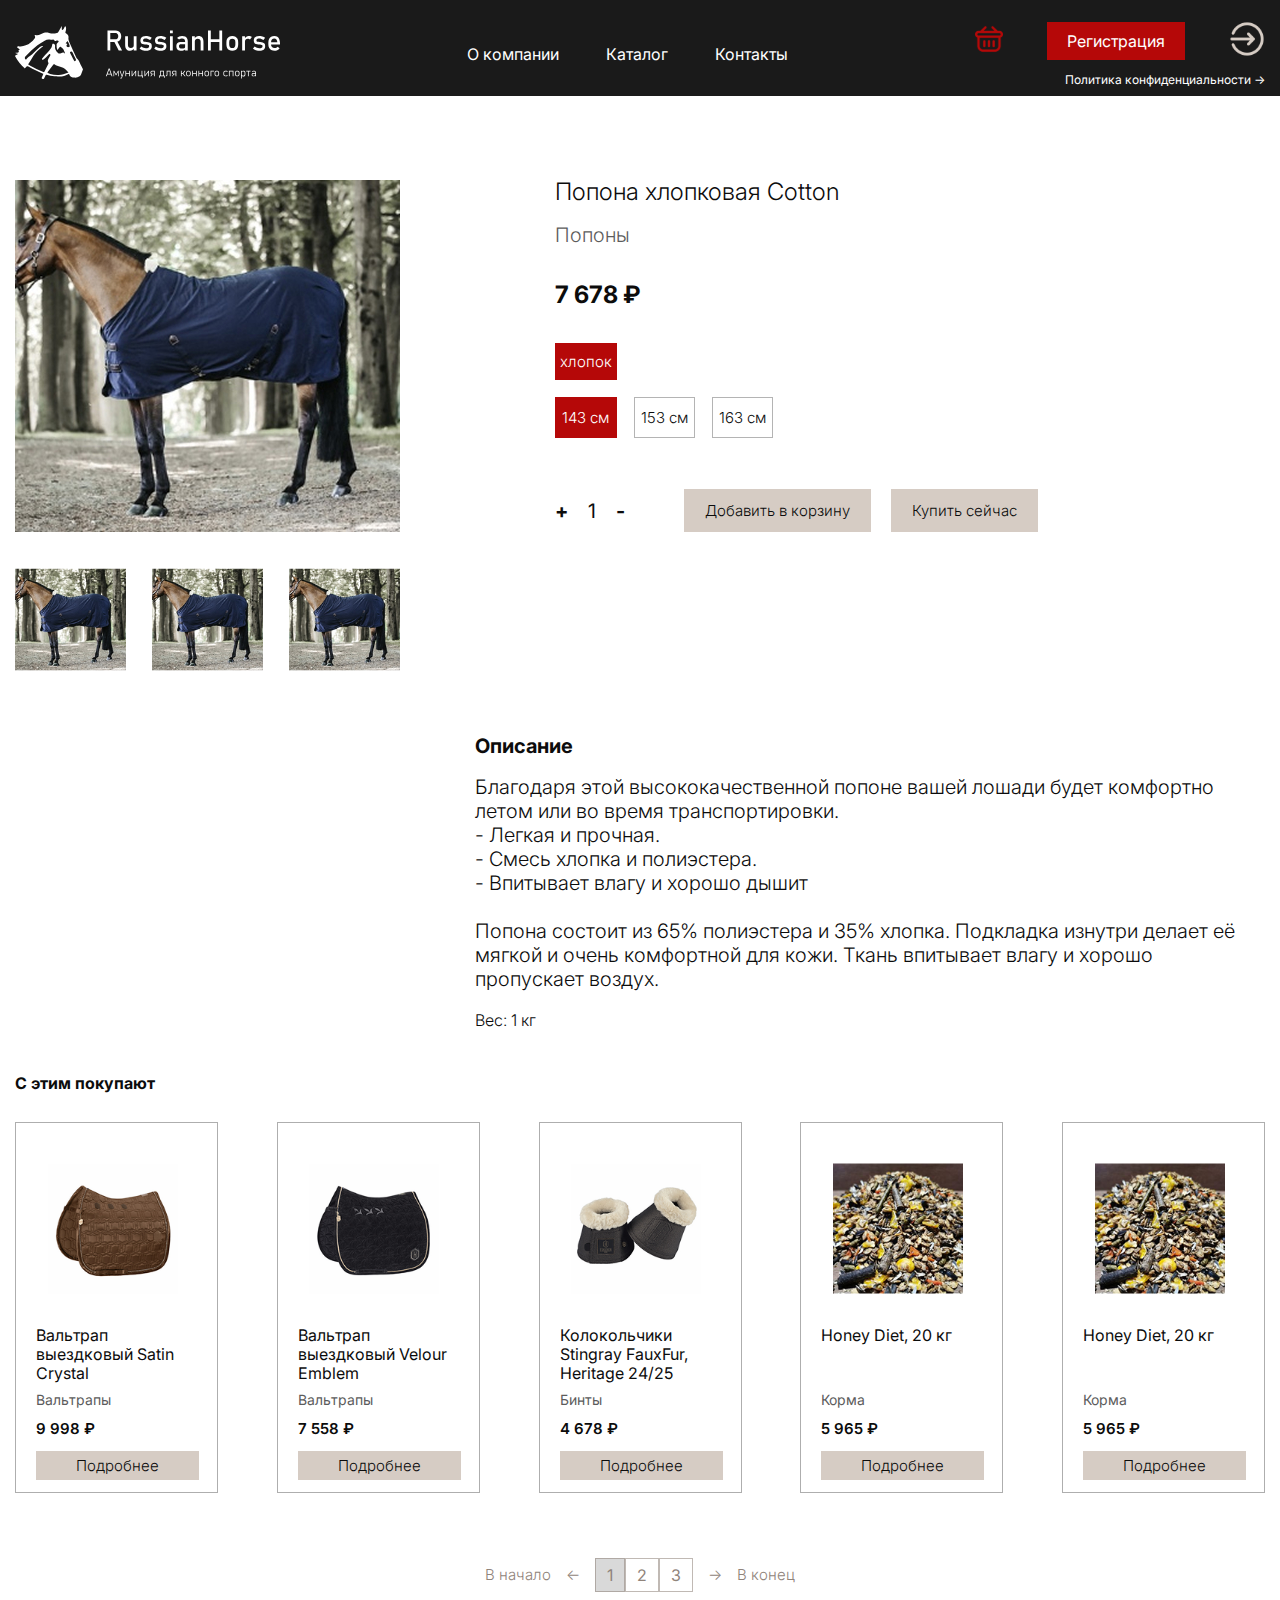
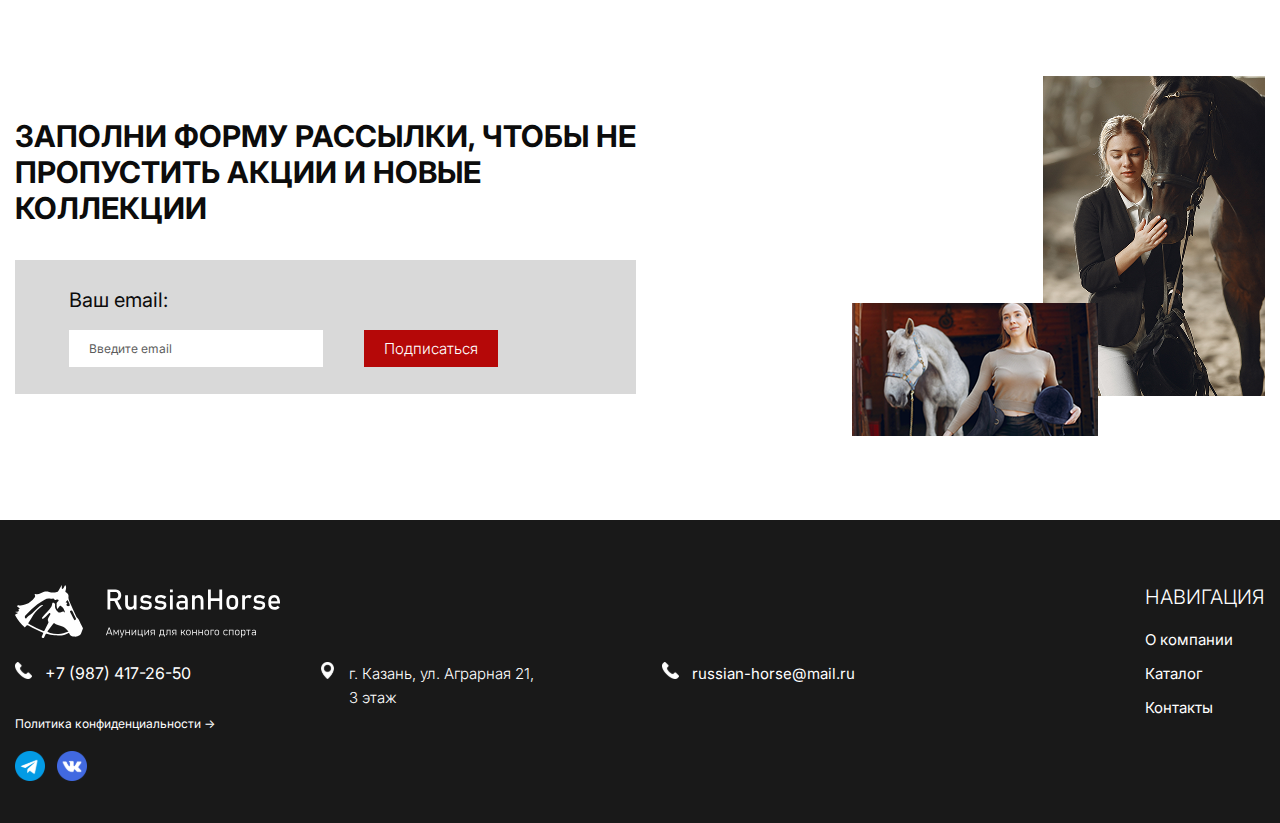
<file: pages/tovar.html>
<!DOCTYPE html>
<html lang="en">

<head>
    <meta charset="UTF-8">
    <meta name="viewport" content="width=device-width, initial-scale=1.0">
    <title>RussianHorse</title>
    <link rel="stylesheet" href="../assets/css/style.css">
    <link rel="shortcut icon" href="../assets/logo/logo-fav.svg" type="image/x-icon">
</head>

<body>
    <!-- header -->
    <header>
        <div class="container">
            <a href="../index.html" class="a-logo"> <img src="../assets/logo/logo.svg" alt="logo" class="logo"></a>

            <nav class="h-nav">
                <a href="about.html">О компании</a>
                <a href="catalog.html">Каталог</a>
                <a href="contact.html">Контакты</a>
            </nav>
            <div class="h-btns">
                <div class="reg-avt">
                    <a href="#" class="trash"><img src="../assets/images/header/checkout.svg" alt="корзина"></a>
                    <a href="registr.html" class="red-btn">Регистрация</a>
                    <a href="avto.html" class="avto"> <img src="../assets/images/header/icons8-вход-50.svg"
                            alt="вход"></a>
                </div>
                <a href="conf.html" class="conf">Политика конфиденциальности → </a>
            </div>
        </div>
    </header>

    <!-- tovar-page tovar-->
    <div class="tovar-page container my84">
        <div class="tovar-img">
            <img src="../assets/images/tovar/tovar.jpg" alt="pop" class="tovar">
            <div class="tovar-images">
                <img src="../assets/images/catalog/pop.png" alt="pop">
                <img src="../assets/images/catalog/pop.png" alt="pop">
                <img src="../assets/images/catalog/pop.png" alt="pop">
            </div>
        </div>
        <div class="tovar-txt">
            <p class="tovar-name">Попона хлопковая Cotton</p>
            <p class="kateg">Попоны</p>
            <p class="tovar-price">7 678 ₽</p>
            <a href="#" class="red-btn btn-size">хлопок</a>
            <div class="tovar-size-box">
                <a href="#" class="red-btn tovar-size-active">143 см</a>
                <a href="#" class="tovar-size">153 см</a>
                <a href="#" class="tovar-size">163 см</a>
            </div>
            <div class="kol-btns">
                <div class="box-kol">
                    <p class="p-m">+</p>
                    <p class="kol">1</p>
                    <p class="p-m">-</p>
                </div>
                <div class="btns-kol">
                    <a href="#" class="btn-white btns-kol-btn">Добавить в корзину</a>
                    <a href="#" class="btn-white btns-kol-btn">Купить сейчас</a>
                </div>
            </div>
        </div>
    </div>

    <!-- opis -->
    <div class="opis container">
        <div class="opis-box">
            <p class="opis-name">Описание</p>
            <p class="opis-desc">Благодаря этой высококачественной попоне вашей лошади будет комфортно летом или во
                время транспортировки. <br>- Легкая и прочная. <br>- Смесь хлопка и полиэстера. <br>- Впитывает влагу и
                хорошо
                дышит <br><br> Попона состоит из 65% полиэстера и 35% хлопка. Подкладка изнутри делает её мягкой и очень
                комфортной для кожи. Ткань впитывает влагу и хорошо пропускает воздух.</p>
            <p class="weight">Вес: 1 кг</p>
        </div>
    </div>

    <!-- rec -->
    <div class="rec container">
        <div class="rec-name">С этим покупают</div>
        <div class="rec-cards">
            <div class="cat-card rec-card">
                <div class="img-box"> <img src="../assets/images/catalog/val1.png" alt="1"
                        class="img-cat-home img-cat-rec"></div>

                <p class="cat-name-home cat-name-rec">
                    Вальтрап выездковый Satin Crystal
                </p>
                <p class="cat-kateg-home cat-kateg-home-reg">Вальтрапы</p>
                <p class="cat-price-home cat-price-home-reg">9 998 ₽</p>
                <a href="#" class="btn-white btn-cat-home btn-cat-reg">Подробнее</a>
            </div>

            <div class="cat-card rec-card">
                <div class="img-box"> <img src="../assets/images/catalog/val2.png" alt="1"
                    class="img-cat-home img-cat-rec"></div>
                <p class="cat-name-home cat-name-rec">
                    Вальтрап выездковый Velour Emblem
                </p>
                <p class="cat-kateg-home cat-kateg-home-reg">Вальтрапы</p>
                <p class="cat-price-home cat-price-home-reg">7 558 ₽</p>
                <a href="#" class="btn-white btn-cat-home btn-cat-reg">Подробнее</a>
            </div>

            <div class="cat-card rec-card">
                <div class="img-box"> <img src="../assets/images/catalog/kol.png" alt="1"
                    class="img-cat-home img-cat-rec"></div>                <p class="cat-name-home cat-name-rec">
                    Колокольчики Stingray FauxFur, Heritage 24/25
                </p>
                <p class="cat-kateg-home cat-kateg-home-reg">Бинты</p>
                <p class="cat-price-home cat-price-home-reg">4 678 ₽</p>
                <a href="#" class="btn-white btn-cat-home btn-cat-reg">Подробнее</a>
            </div>

            <div class="cat-card rec-card">
                <div class="img-box"> <img src="../assets/images/catalog/korm.png" alt="1"
                    class="img-cat-home img-cat-rec"></div>                <p class="cat-name-home cat-name-rec">
                    Honey Diet, 20 кг
                </p>
                <p class="cat-kateg-home cat-kateg-home-reg">Корма</p>
                <p class="cat-price-home cat-price-home-reg">5 965 ₽</p>
                <a href="#" class="btn-white btn-cat-home btn-cat-reg">Подробнее</a>
            </div>

            <div class="cat-card rec-card">
                <div class="img-box"> <img src="../assets/images/catalog/korm.png" alt="1"
                    class="img-cat-home img-cat-rec"></div>                <p class="cat-name-home cat-name-rec">
                    Honey Diet, 20 кг
                </p>
                <p class="cat-kateg-home cat-kateg-home-reg">Корма</p>
                <p class="cat-price-home cat-price-home-reg">5 965 ₽</p>
                <a href="#" class="btn-white btn-cat-home btn-cat-reg">Подробнее</a>
            </div>
        </div>

        <div class="pagin-box">
            <p class="start-end">В начало</p>
            <p class="strel">←</p>
            <div class="num-box">
                <div class="num num-active">1</div>
                <div class="num">2</div>
                <div class="num">3</div>
            </div>
            <p class="strel">→</p>
            <p class="start-end">В конец</p>
        </div>
    </div>

    <!-- rass -->
    <div class="rass container my84">
        <div class="rass-txt">
            <p class="rass-name">ЗАПОЛНИ ФОРМУ РАССЫЛКИ, ЧТОБЫ НЕ <br>ПРОПУСТИТЬ АКЦИИ И НОВЫЕ <br>КОЛЛЕКЦИИ</p>
            <form>

                <label>Ваш email:</label>

                <div class="form-box">
                    <input type="text" name="emai" placeholder="Введите email">
                    <a href="#" class="red-btn btn-rass">Подписаться</a>
                </div>
            </form>
        </div>
        <img src="../assets/images/rass/ras.png" alt="ras">

    </div>

    <!-- footer -->
    <footer class="my84">
        <div class="container">
            <div class="footer-l">
                <a href="../index.html" class="a-logo"> <img src="../assets/logo/logo.svg" alt="logo" class="logo"></a>
                <div class="contacts">
                    <div class="contact">
                        <img src="../assets/images/footer/phone-call.svg" alt="contact">
                        <a href="tel:+79874172650">+7 (987) 417-26-50</a>
                    </div>

                    <div class="contact">
                        <img src="../assets/images/footer/location-pin.svg" alt="contact">
                        <p class="contact-p">г. Казань, ул. Аграрная 21,<br> 3 этаж</p>
                    </div>

                    <div class="contact">
                        <img src="../assets/images/footer/phone-call.svg" alt="contact">
                        <a href="mailto:russian-horse@mail.ru" class="contact-p">russian-horse@mail.ru</a>
                    </div>

                </div>
                <a href="conf.html" class="conf-f">Политика конфиденциальности → </a>
                <div class="socials">
                    <a href="#"><img src="../assets/images/footer/tg.svg" alt="socials"></a>
                    <a href="#"><img src="../assets/images/footer/vk.svg" alt="socials"></a>
                </div>
            </div>
            <div class="footer-nav">
                <p class="f-nav-name">
                    НАВИГАЦИЯ
                </p>
                <nav class="f-nav">
                    <a href="about.html">О компании</a>
                    <a href="catalog.html">Каталог</a>
                    <a href="contact.html">Контакты</a>
                </nav>
            </div>
        </div>
    </footer>
</body>

</html>
</file>
<file: assets/css/style.css>
@import url('https://fonts.googleapis.com/css2?family=Inter:ital,opsz,wght@0,14..32,100..900;1,14..32,100..900&display=swap');

* {
    margin: 0;
    padding: 0;
    box-sizing: border-box;
    text-decoration: none;
    transition: .2s;
    color: #0C0C0C;
    font-family: "Inter", sans-serif;
}

.container {
    max-width: 1328px;
    margin: 0 auto;
    padding: 0 15px;
}

.h1 {
    font-size: 40px;
    font-weight: bold;
    color: #90847B;
}

h2 {
    font-size: 24px;
    font-weight: bold;
    margin-bottom: 43px;
}

p {
    font-size: 20px;
    font-weight: 300;
    line-height: 24px;
}
@media (max-width: 480px) {
    p {
        font-size: 16px;
    }

}
.my84 {
    margin-top: 84px;
}

@media (max-width: 480px) {
    .my84 {
        margin-top: 50px;
    }
}
/* header */
header {
    background-color: #1A1A1A;
    padding: 21px 0 9px 0;
}

header .container {
    color: white;
    display: flex;
    justify-content: space-between;
    align-items: center;

}

.h-nav {
    display: flex;
    justify-content: center;
    gap: 47px;
}

.h-nav a {
    font-size: 16px;
    color: white;
}

.h-nav a:hover,
.conf:hover {
    opacity: 0.7;
}

.reg-avt {
    display: flex;
    align-items: center;
    gap: 44px;
}

.red-btn {
    border: 1px solid #B50808;
    background-color: #B50808;
    color: white;
    padding: 8px 19px;
}

.red-btn:hover {
    background-color: transparent;
    color: white;
}

.conf {
    font-size: 12px;
    color: white;
    display: flex;
    justify-content: end;
    margin-top: 11px;
}

.header-block-none {
    display: flex;
    gap: 184px;
    align-items: center;
}



@media (max-width: 1060px) {
    .reg-avt {
        gap: 28px;
    }

}

@media (max-width: 1263px) {
    .header-block-none {

        gap: 146px;

    }
}

@media (max-width: 1156px) {
    .header-block-none {

        gap: 92px;

    }

}

/* burger */
#burger,
[for=burger] {
    display: none;
}
@media (max-width: 1060px) {
    header{
        position: fixed;
        top: 0;
        width: 100%;
        z-index: 1000;
    }
    .banner .container{
        padding-top: 50px;
    }
    [for=burger] {
        display: block;
        position: fixed;
        top: 20px;
        right: 20px;
        width: 40px;
        z-index: 1000;
    }

    [for=burger]::before {
        content: '≡';
        color: white;
        font-size: 40px;
    }

    .header-block-none {
         display: none; 
    
    }

    .h-nav {
        position: fixed;
        top: 0;
        right: 0;
       width: 70%;
    
        background-color: rgb(19, 19, 19);
        display: flex;
        flex-direction: column;
        gap: 20px;
        align-items: center;
        padding: 70px 20px 224px 20px;
    }
.h-btns{
    position: fixed;
    display: flex;
    flex-direction: column;
    align-items: center;
    top: 187px;
    right: 0;
    width: 70%;
}
.reg-avt{margin-top: 10px;
    display: flex;
    flex-direction: column;
    gap: 20px;
    align-items: center;
}
    .h-nav a{
       color: white;
    }

    #burger:checked + label + .header-block-none {
        display: block;
    }

    #burger:checked + [for=burger]::before{
        content: '×';
        color: white;
        font-size: 40px;
    }

    @keyframes show {
        0%{
            opacity: 0;
        }

        100%{
            opacity: 1;
        }
    }
}

/* banner */
.banner {
    background-color: #0C0C0C;
    padding: 55px 0;
}

.banner .container {
    display: flex;
    justify-content: space-between;
}

.banner .container img {
    max-width: 467px;
    width: auto;
    height: auto;
}

.banner-txt {
    width: 800px;
    margin-top: 5%;
}

.box-h1 p+p {
    margin-bottom: 8px;
}

.h1-right {
    margin-left: 14%;
}

.ban-desc {
    max-width: 619px;
    font-weight: 300;
    font-size: 20px;
    color: white;
    margin: 26px 0 36px 0;
}

.btn-white {
    border: 1px solid #D6CCC4;
    background-color: #D6CCC4;
    color: #0C0C0C;
    padding: 11px 24px;
    font-size: 20px;
    font-weight: 300;
}

.btn-white:hover {
    background-color: transparent;
    color: white;
}

@media (max-width: 1297px) {
    .h1-right {
        margin-left: 6%;
    }
}

@media (max-width: 1242px) {
    .h1 {
        font-size: 30px;
    }

    .banner .container img {
        max-width: 376px;
    }
}

@media (max-width: 1052px) {
    .h1 {
        font-size: 25px;
    }
}

@media (max-width: 875px) {
    .ban-desc {
        font-size: 20px;
    }

    .banner .container img {
        max-width: 315px;
    }
}

@media (max-width: 727px) {
    .ban-desc {
        font-size: 16px;
    }

    .banner .container img {
        display: none;
    }
}

@media (max-width: 507px) {
    .h1-right {
        margin-left: 0%;
    }

    .logo {
        width: 200px;
    }
}

/* about-home */
.ah-txt {
    display: flex;
    justify-content: space-between;
    align-items: end;
    gap: 10px;
}

.ah-txt img {
    max-width: 575px;
}

.ah-left {
    max-width: 596px;
}

.mt-box-ah {
    margin-top: 60px;
}

.ah-name {
    font-weight: bold;
    margin-bottom: 18px;
}

.ah-desc-box {
    display: flex;
    flex-direction: column;
    gap: 8px;
}

@media (max-width: 1180px) {
    .ah-txt img {
        max-width: 478px;
    }
}

@media (max-width: 976px) {
    .ah-left {
        max-width: 771px;
    }

    .ah-txt img {
        display: none;
    }
}


/* newcollection */
.cat-cards {
    display: grid;
    grid-template-columns: repeat(auto-fill, minmax(310px, 1fr));
justify-items: center;
    row-gap: 50px;
}

.cat-card {
    padding: 11px 26px 22px 27px;
    width: 270px;
    height: 493px;
    border: 1px solid #AEAEAE;

}

.cat-name-home {
    font-weight: 400;
    height: 72px;
}

.cat-kateg-home {
    font-weight: 400;
    font-size: 15px;
    color: #5C5C5C;
    margin-top: 11px;
}

.cat-price-home {
    font-size: 15px;
    font-weight: 600;
    margin: 21px 0 19px 0;
}

.btn-cat-home {
    padding: 11px 65px;
    font-size: 15px;
}

.btn-cat-home:hover {
    color: #0C0C0C;
}

@media (max-width: 845px) {
    .cat-cards {
        justify-content: center;
        gap: 5%;
        align-items: center;

    }
}

@media (max-width: 845px) {
    .cat-cards {
        row-gap: 20px;
    }
}

/* catalog */
.btn-cat-box {
    display: flex;
    justify-content: center;
    margin-top: 47px;
}

.btn-cat {
    font-size: 15px;
}

.btn-cat:hover {
    color: #0C0C0C;
}

/* advantages */
.advantages {
    margin: 150px auto;
}

.advantages-img {
    width: 78px;
}

.advantages-cards {
    display: flex;
    justify-content: space-between;
    align-items: center;
}

.advantages-card {
    max-width: 372px;
    display: flex;
    flex-direction: column;
    align-items: center;
}

.advantages-name {
    color: #B50808;
    padding-top: 26px;
    padding-bottom: 19px;
    font-weight: 700;
    font-size: 21px;
}

.advantages-desc {
    text-align: center;
}

@media (max-width: 1060px) {
    .advantages-cards {
        flex-direction: column;
        justify-content: center;
        align-items: center;
        gap: 25px;
    }

    .advantages {
        margin: 100px auto;
    }

}

@media (max-width: 480px) {
    .advantages-desc {
        max-width: 75%;
    }

}

/* stock */
.stock {
    position: relative;
}

.stock-txt {
    margin-top: 62px;
    margin-bottom: 94px;
    margin-left: 90px;
}

.stock-left {
    background-image: url('../images/stock/stock1.png');
    background-repeat: no-repeat;
    display: flex;
    align-items: center;
    gap: 35%;
}

.container1600 {
    max-width: 1600px;
    margin: 0 auto;
}

.stock-name {
    color: white;
    width: 70%;
    font-size: 30px;
    font-weight: 700;
    line-height: 36px;
    margin-bottom: 38px;
}

.arrow {
    position: absolute;
    top: 50%;
    left: 54%;
}

.btn-cat-stock:hover {
    color: white;
}

@media (max-width: 1478px) {
    .arrow {
        display: none;
    }

}

@media (max-width: 1222px) {
    .arrow {
        display: none;
    }

    .img-stock {
        width: 200px;
        height: 200px;
    }

}

@media (max-width: 1072px) {

    .img-stock {
        display: none;
    }
    .stock-left {
    background-size: cover;
    }
    
}

@media (max-width: 1052px) {
    .stock-name {
        font-size: 24px;
    }
}
@media (max-width: 480px) {
    .stock-txt {
       margin-left: 23px;
    }
    .btn-white{
        font-size: 15px;
    }
    .stock-left {
  background-position: center;
    }
}

/* rass */
.rass {
    display: flex;
    justify-content: space-between;
    align-items: center;
    gap: 15px;
}

.rass-name {
    margin-bottom: 34px;
    font-weight: 700;
    max-width: 651px;
    font-size: 30px;
    line-height: 36px;
}

label {
    font-size: 20px;
}

input {
    border: 1px solid white;
    padding: 8px 19px;
    width: 254px;

}

input::placeholder {
    color: #5C5C5C;
    font-size: 12px;
}

form {
    background-color: #D9D9D9;
    padding: 28px 37px 27px 54px;
}

.form-box {
    display: flex;
    margin-top: 18px;
    gap: 41px;
}

.btn-rass {
    font-size: 15px;
    font-weight: 300;
}

.btn-rass:hover {
    color: #B50808;
}

@media (max-width: 1242px) {
    .rass-name {
        font-size: 25px;
    }
}

@media (max-width: 1104px) {

    .img-ras {
        width: 300px;
    }

}

@media (max-width: 866px) {
    .img-ras {
        width: 200px;
    }
}

@media (max-width: 777px) {
    .img-ras {
        display: none;
    }

    .rass {
        display: block;
    }

    .form-box {
        gap: 12%;
    }
}

@media (max-width: 540px) {

    .form-box {
        gap: 0%;
    }

    form {
        padding: 28px 38px 27px 26px;
    }
}

@media (max-width: 464px) {

    input {
        width: 153px;
    }

    .btn-rass {
        font-size: 12px;
    }
    .red-btn{
        padding: 8px 13px;
    }
    .btn- {
font-size: 15px;
    }
}

/* footer */
footer {
    background-color: #191919;
    padding: 65px 0 38px 0;
}

footer .container {
    display: flex;
    justify-content: space-between;
}

.contacts {
    padding: 20px 0 2px 0;
    display: flex;
    gap: 128px;
}

.contact a,
.contact p {
    color: white;
}

.contact {
    display: flex;
    align-items: baseline;
    gap: 13px;
}

.contact img {
    width: 17px;
}

.contact-p {
    font-size: 15px;
}

.conf-f {
    color: white;
    font-size: 12px;
}

.socials {
    margin-top: 19px;
    display: flex;
    gap: 12px;
}

.f-nav-name {
    color: white;
    margin-bottom: 21px;
    font-weight: 300;
}

.f-nav {
    display: flex;
    flex-direction: column;
    gap: 15px;

}

.f-nav a {
    font-size: 15px;
    color: white;
}

.f-nav a:hover,
.conf-f:hover {
    opacity: 0.7;
}

@media (max-width: 1074px) {
    .contacts {
        gap: 55px;
    }
}

@media (max-width: 889px) {
    .contacts {
        gap: 20px;
        flex-direction: column;
        margin: 20px 0;
        margin-left: 20px;
    }

    footer .container,
    .footer-nav,
    .f-nav,
    .footer-l {
        flex-direction: column;
        justify-content: center;
        align-items: center;
    }

    .socials {
        justify-content: center;
    }

    .footer-nav {
        margin-top: 20px;
    }

    .conf-f {
        margin-left: 29px;
    }
}


/* about-page */
.about-page {
    display: flex;
    justify-content: space-between;
}

.about-txt {
    width: 644px;
}

.about-p-center {
    margin: 26px 0;
}

/* conf-page */
.conf-txt {
    display: flex;
    flex-direction: column;
    gap: 26px;
}

/* contact-page */
.contact-page {
    display: flex;
    justify-content: space-between;
}

.contact-contacts {
    display: flex;
    gap: 109px;
}

.contact-img-box {
    margin-top: 26px;
    display: flex;
    justify-content: space-between;
}

.cc-desc {
    font-weight: bold;
    margin-bottom: 27px;
}

.cc-gap {
    display: flex;
    flex-direction: column;
    gap: 51px;
}

.cc-box {
    padding: 15px 5px 6px 14px;
    border: 1px solid #AEAEAE;
    width: 217px;
    height: 85px;
}

.cc-box-name {
    color: #5C5C5C;
    font-size: 16px;
    margin-bottom: 9px;
    line-height: 18px;
}

.cc-p {
    font-size: 16px;
    font-weight: 300;
    line-height: 18px;
}

/* registr-page */
.registr-page {
    display: flex;
    justify-content: center;
}

.registr {
    display: flex;
    flex-direction: column;
    align-items: center;
    border: 1px solid #AEAEAE;
    width: 461px;
    height: 585px;
    padding: 27px 42px 29px 43px;
}

.reg-name {
    font-weight: bold;
}

.form-reg {
    display: flex;
    flex-direction: column;
    gap: 12px;
    background-color: white;
}

.input-box label {
    font-size: 16px;
    font-weight: 300;

}

.input-box input {
    width: 370px;
    height: 43px;
    border: 1px solid #AEAEAE;
    padding: 12px 0 13px 13px;
    margin-top: 12px;
}

.input-box input::placeholder {
    font-size: 15px;
    font-weight: 300;
    color: #5C5C5C;
}

.check-box {
    display: flex;
    gap: 12px;
}

.check-box input {
    width: 17px;
}

.check {
    font-size: 12px;
}

.check a,
.avto a {
    text-decoration: underline;
}

.avto {
    font-size: 15px;
}

.btn-reg {
    font-size: 15px;
    font-weight: 300;
    padding: 13px 0;
    text-align: center;
}

.btn-reg:hover {
    color: #B50808;
}

/* avto-page */
.avtor-page {
    height: 400px;
}

/* tovar-page tovar */
.tovar-page {
    display: flex;
    gap: 155px;
}

.tovar img {
    width: 385px;
}

.tovar-images {
    display: flex;
    gap: 26px;
}

.tovar-images img {
    width: 111px;
}

.tovar-name {
    font-size: 24px;
}

.kateg {
    color: #5C5C5C;
    margin: 19px 0 36px 0;
}

.tovar-price {
    font-size: 24px;
    font-weight: bold;
}

.btn-size {
    display: inline-block;
    margin: 36px 0 17px 0;
    font-size: 15px;
    font-weight: 300;
}

.tovar-size-box {
    display: flex;
    gap: 17px;
}

.tovar-size {
    font-size: 15px;
    font-weight: 300;
}

.tovar-size-active {
    width: 62px;
    font-weight: 300;
    padding: 10px 6px;
    font-size: 15px;
}


.tovar-size-active:hover,
.btn-size:hover {
    color: #B50808;
}

.btn-size {
    width: 62px;
    display: flex;
    justify-content: center;
}

.tovar-size {
    border: 1px solid #B4B4B4;
    padding: 10px 6px;
}

.kol-btns {
    margin-top: 51px;
    display: flex;
    gap: 59px;
    align-items: center;
}

.box-kol {
    display: flex;
    gap: 20px;
    align-items: center;
}

.p-m {
    font-weight: 700;
    cursor: pointer;
}

.kol {
    font-weight: 400;
}

.btns-kol {
    display: flex;
    gap: 20px;
}


.btns-kol-btn {
    padding: 11px 20px;
    font-size: 15px;
}

.btns-kol-btn:hover {
    color: #0C0C0C;
}

/* opis */
.opis {
    margin-top: 31px;
    display: flex;
    flex-direction: column;
    align-items: end;
}

.opis-box {
    display: flex;
    flex-direction: column;
    gap: 17px;
}

.opis-name,
.rec-name {
    font-weight: bold;
}

.opis-desc {
    width: 790px;

}

.weight {
    font-size: 16px;
}

/* rec */
.rec {
    margin-top: 41px;
}

.rec-cards {
    margin-top: 29px;
    display: flex;
    justify-content: space-between;
}

.rec-card {
    width: 203px;
    height: 371px;
    padding: 8px 28px 16px 20px;
}


.rec-card img {
    width: 130px;
}

.cat-name-rec {
    font-size: 16px;
    font-weight: 400;
    font-size: 16px;
    line-height: 19px;
    height: 56px;
}

.cat-kateg-home-reg {
    font-size: 14px;
    margin: 6px 0 5px 0;
}

.img-box {
    display: flex;
    justify-content: center;
}

.cat-price-home-reg {
    font-size: 15px;
    font-weight: 600;
    margin-top: 0;
    margin-bottom: 14px;
}

.btn-cat-reg {
    font-size: 15px;
    padding: 4px 39px;
}

.pagin-box {
    display: flex;
    justify-content: center;
    gap: 15px;
    align-items: center;
    margin-top: 65px;
    cursor: pointer;
}

.start-end,
.strel {
    font-size: 15px;
    color: #90847B;
}

.num-box {
    display: flex;
}

.num {
    padding: 6px 11px;
    color: #90847B;
    border: 1px solid rgba(144, 132, 123, 0.57);
}

.num-active {
    background-color: #D9D9D9;
}

/* catalog-page */
.cat-box-cards-page {
    display: flex;
    justify-content: center;
}

.catalog-p-zag {
    display: flex;
    justify-content: space-between;
    margin-bottom: 38px;
}

.catalog-p-kateg,
.cat-b-kateg-name,
.cat-b-kateg-subname {
    font-weight: 400;
}

.search-filter-box {
    display: flex;
    align-items: center;
    gap: 53px;
}

.search-box {
    display: flex;
    align-items: center;
    gap: 14px;
}

.filter-img {
    cursor: pointer;
}

.search-box input {
    border: 1px solid #AEAEAE;
}

.catalog-box {
    display: flex;
    justify-content: space-between;

}

.cat-box-kategies {
    display: flex;
    flex-direction: column;
    gap: 12px;
}

.cat-box-cards-page {
    display: flex;
    flex-wrap: wrap;
    gap: 59px;
    row-gap: 37px;
    width: 991px;
}

.catalog-b-kateg {
    display: flex;
    flex-direction: column;
    gap: 8px;
}

.cat-b-kateg-name {
    margin-bottom: 4px;
}

.cat-b-kateg-name,
.cat-b-kateg-subname {
    font-size: 16px;
}

.cat-b-kateg-subname {
    margin-left: 20px;
    cursor: pointer;
}

.pagin-box-cat {
    margin-top: 37px;
}
</file>
